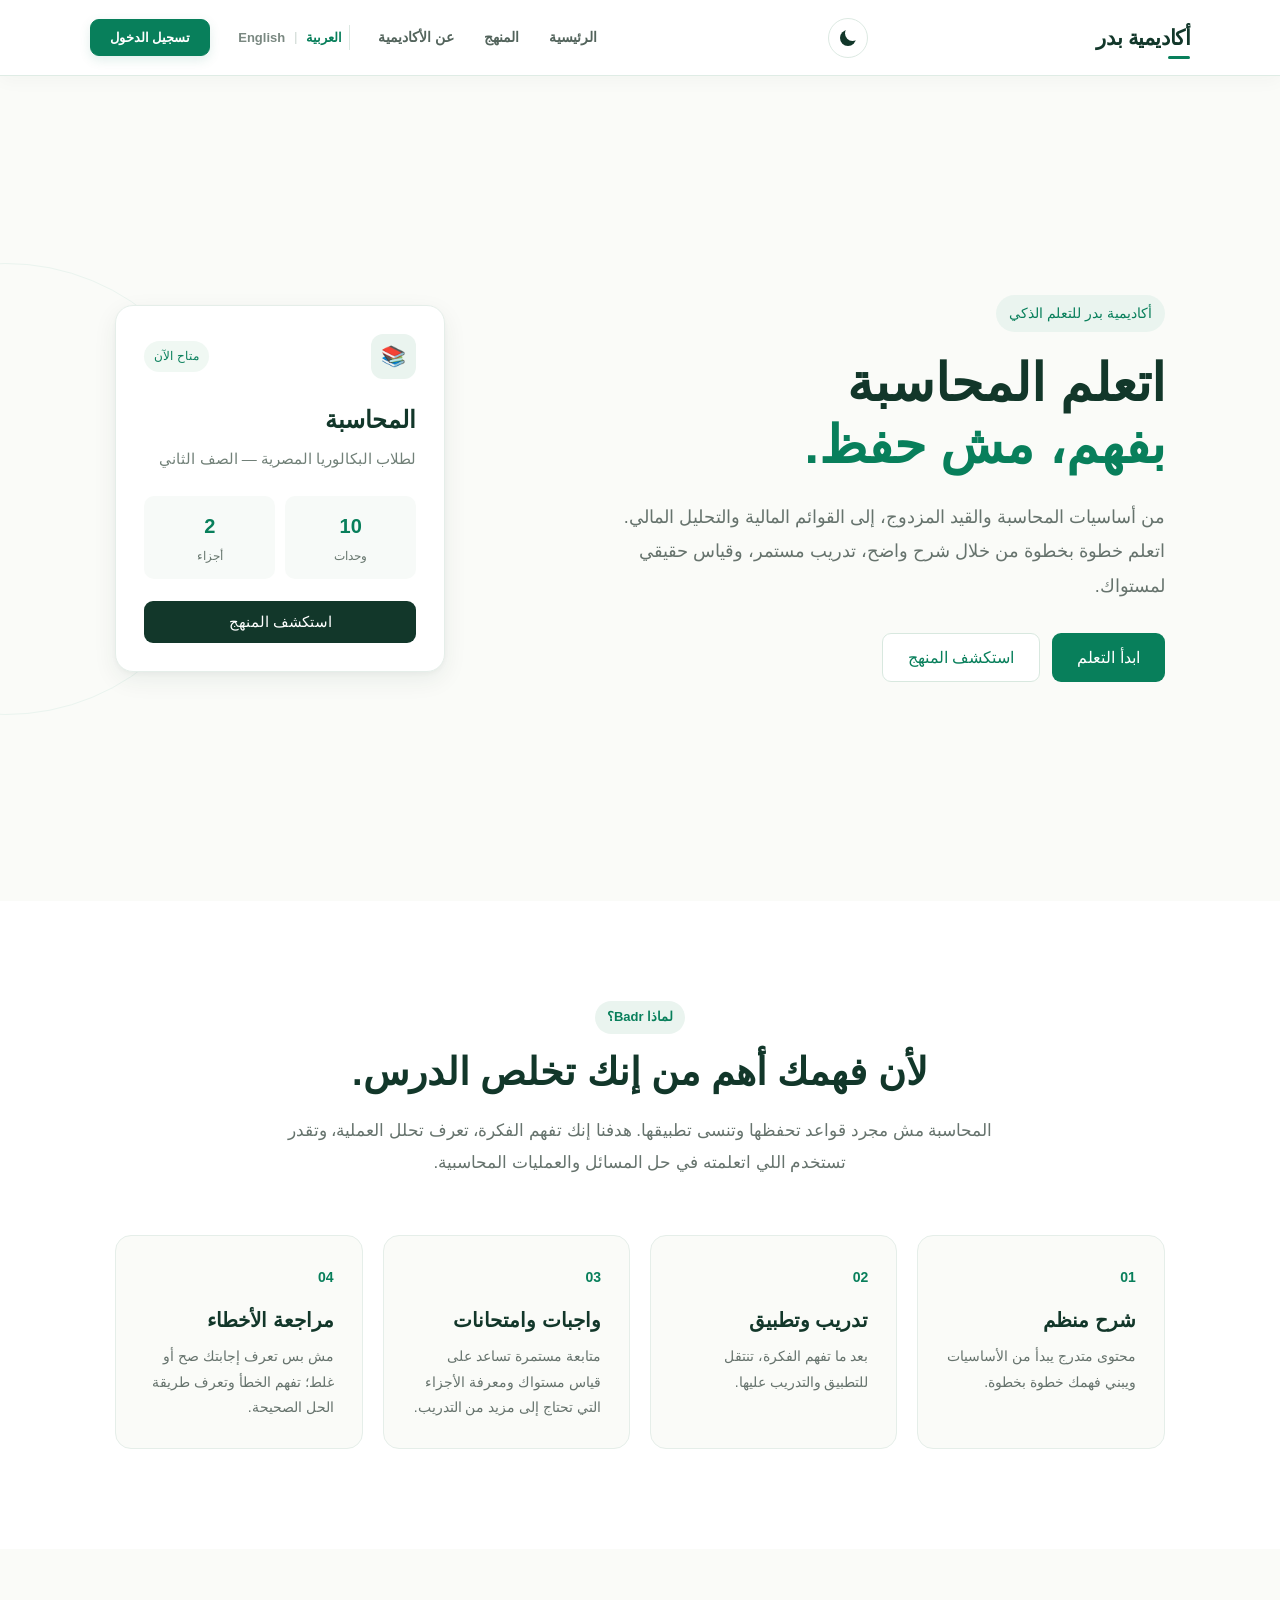
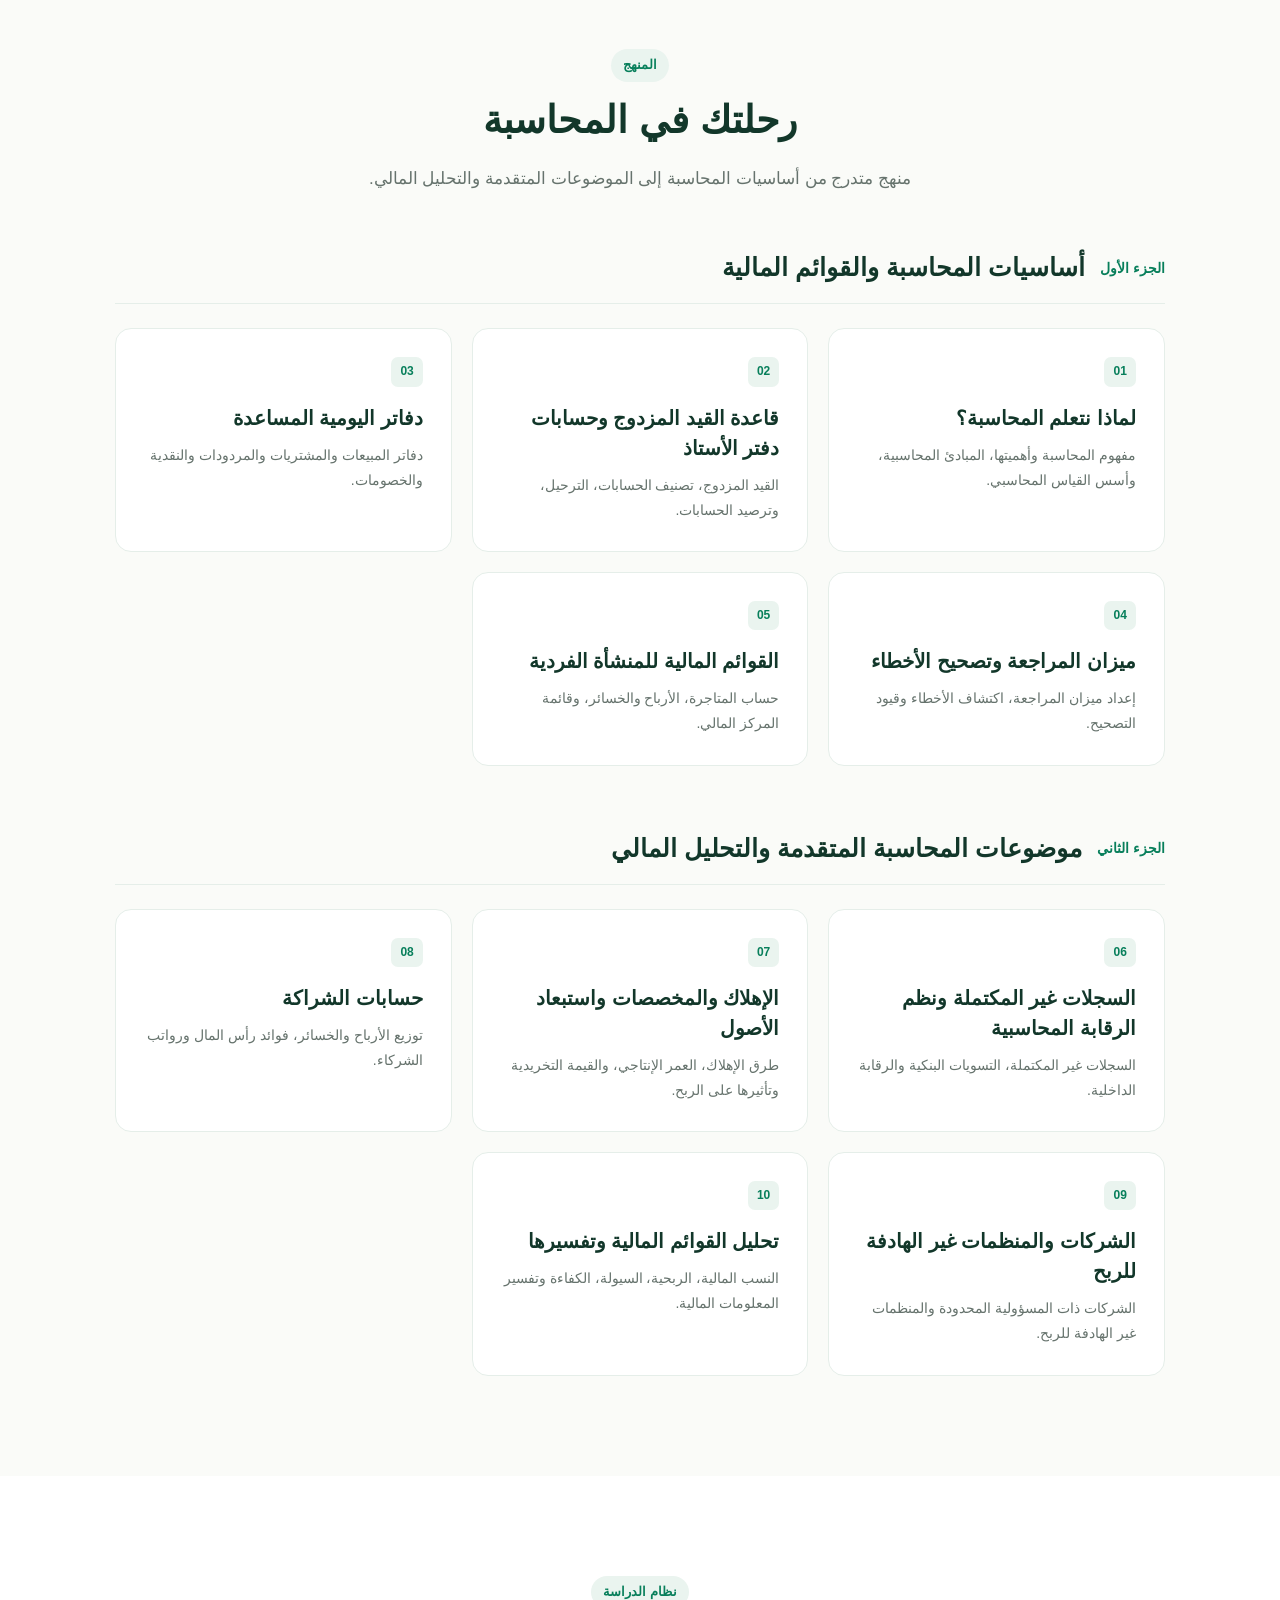
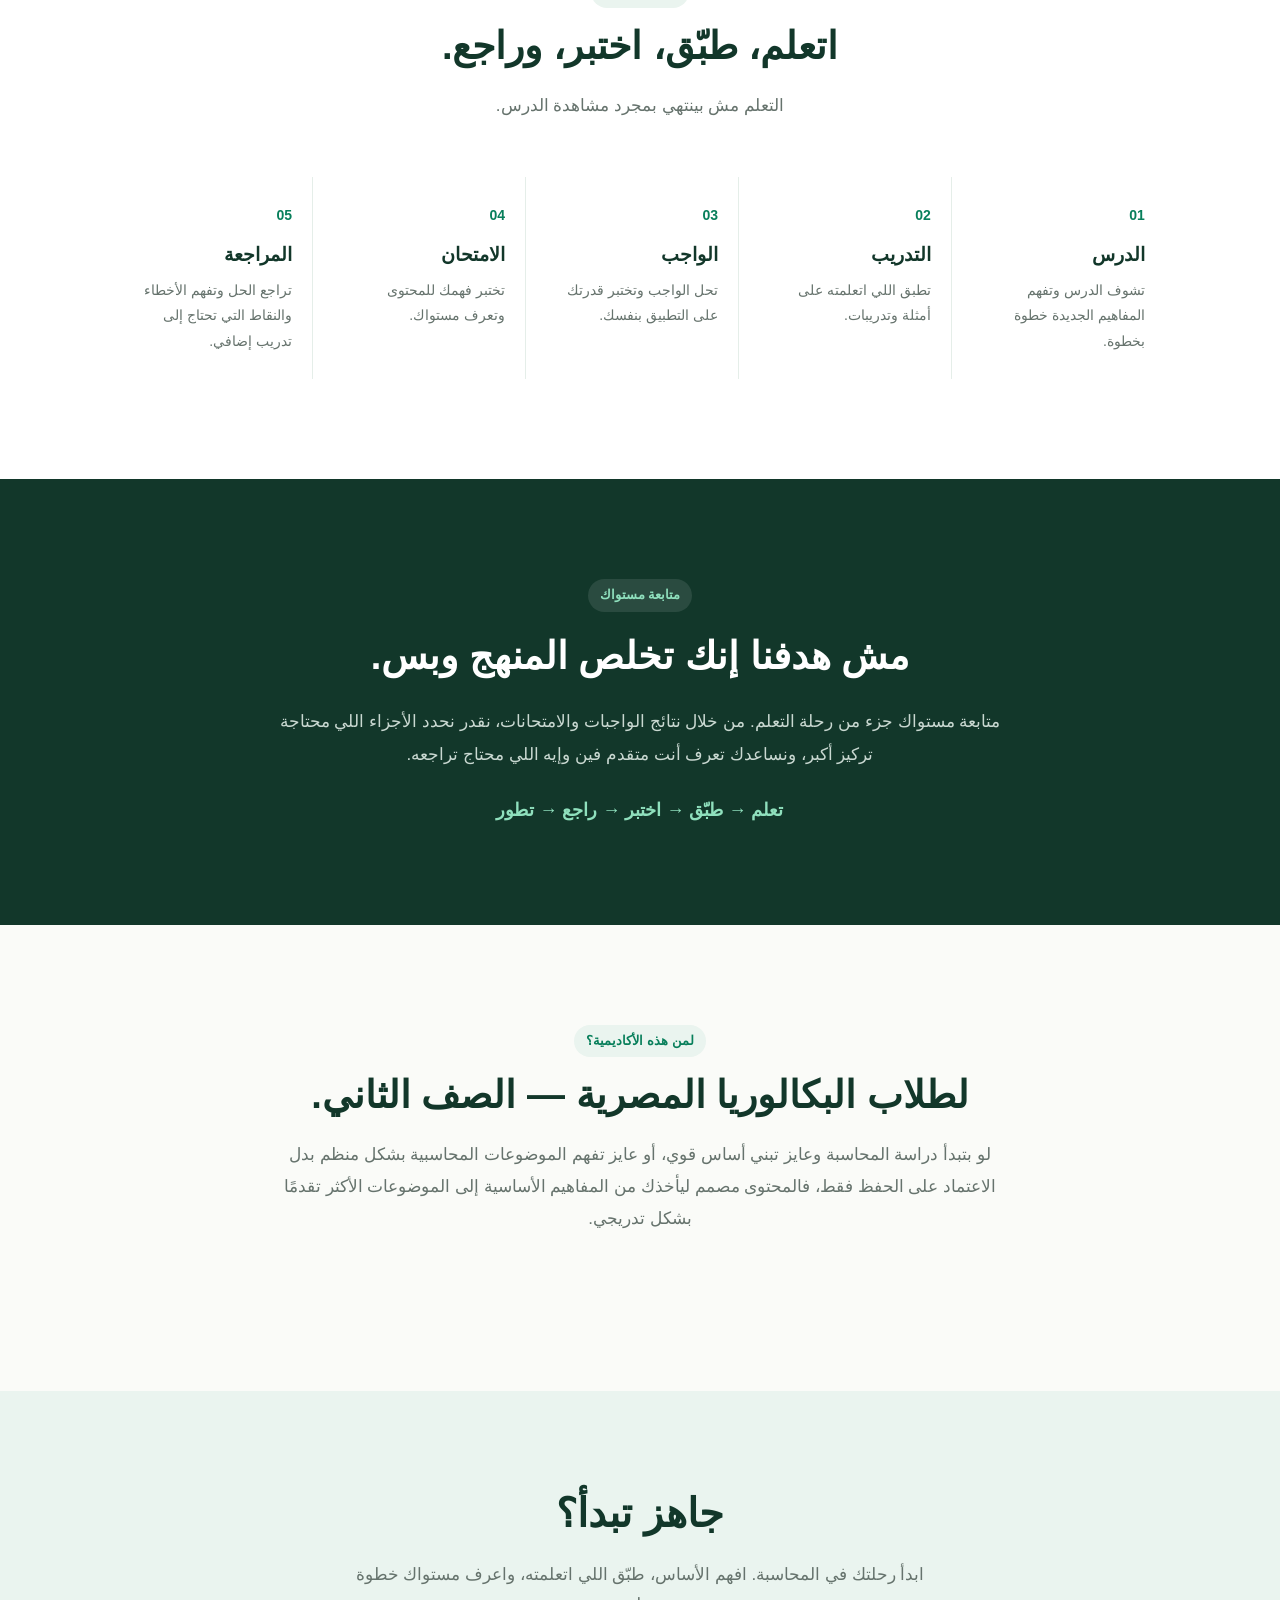
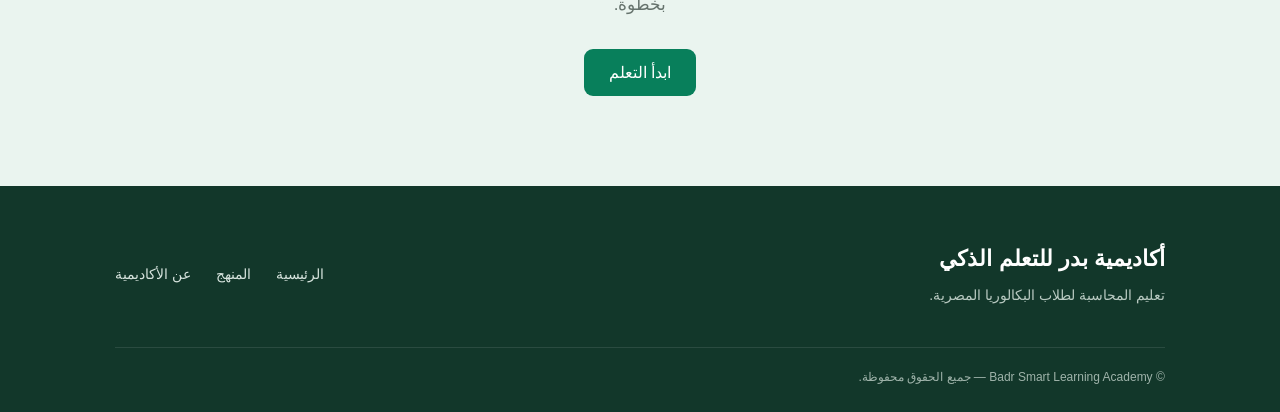
<file: index.html>
<!DOCTYPE html>
<html lang="ar" dir="rtl">

<head>

    <meta charset="UTF-8">

    <meta
        name="viewport"
        content="width=device-width, initial-scale=1.0"
    >

    <title>أكاديمية بدر للتعلم الذكي</title>

    <meta
        name="description"
        content="أكاديمية بدر للتعلم الذكي - تعلم المحاسبة لطلاب البكالوريا المصرية."
    >

    <link
        rel="stylesheet"
        href="css/style.css"
    >

</head>


<body>


    <!-- ================================= -->
    <!-- HEADER -->
    <!-- ================================= -->

    <header>

        <div class="logo">
            أكاديمية بدر
        </div>


        <!-- ================================= -->
        <!-- HEADER ACTIONS -->
        <!-- ================================= -->

        <div class="mobile-header-actions">

            <!-- DARK MODE -->

            <button
                class="theme-toggle"
                id="theme-toggle"
                aria-label="تفعيل الوضع الداكن"
                type="button"
            >
                <span class="theme-icon theme-sun"></span>
                <span class="theme-icon theme-moon"></span>
            </button>


            <!-- MOBILE MENU -->

            <button
                class="mobile-menu-button"
                id="mobile-menu-button"
                type="button"
                aria-label="فتح القائمة"
                aria-expanded="false"
            >
                <span></span>
                <span></span>
                <span></span>
            </button>

        </div>


        <!-- ================================= -->
        <!-- NAVIGATION -->
        <!-- ================================= -->

        <nav id="main-nav">

            <a
                href="#home"
                id="nav-home"
            >
                الرئيسية
            </a>


            <a
                href="#curriculum"
                id="nav-curriculum"
            >
                المنهج
            </a>


            <a
                href="#about"
                id="nav-about"
            >
                عن الأكاديمية
            </a>


            <!-- LANGUAGE -->

            <div class="language-switcher">

                <button
                    class="language-active"
                    type="button"
                >
                    العربية
                </button>

                <span>|</span>

                <button
                    type="button"
                >
                    English
                </button>

            </div>


            <!-- LOGIN -->

            <button
                class="login-button"
                id="navbar-login"
                type="button"
            >
                تسجيل الدخول
            </button>

        </nav>

    </header>



    <main>


        <!-- ================================= -->
        <!-- HERO -->
        <!-- ================================= -->

        <section
            class="hero"
            id="home"
        >

            <div class="hero-content">

                <span class="hero-label">
                    أكاديمية بدر للتعلم الذكي
                </span>


                <h1>
                    اتعلم المحاسبة
                    <br>
                    <span>بفهم، مش حفظ.</span>
                </h1>


                <p>
                    من أساسيات المحاسبة والقيد المزدوج،
                    إلى القوائم المالية والتحليل المالي.
                    اتعلم خطوة بخطوة من خلال شرح واضح،
                    تدريب مستمر، وقياس حقيقي لمستواك.
                </p>


                <div class="hero-actions">

                    <button
                        class="primary-button start-learning-button"
                        type="button"
                    >
                        ابدأ التعلم
                    </button>


                    <button
                        class="secondary-button"
                        id="explore-curriculum"
                        type="button"
                    >
                        استكشف المنهج
                    </button>

                </div>

            </div>



            <div class="hero-card">

                <div class="card-top">

                    <span class="card-icon">
                        📚
                    </span>

                    <span class="card-status">
                        متاح الآن
                    </span>

                </div>


                <h3>
                    المحاسبة
                </h3>


                <p>
                    لطلاب البكالوريا المصرية
                    — الصف الثاني
                </p>


                <div class="course-info">

                    <div>

                        <strong>
                            10
                        </strong>

                        <span>
                            وحدات
                        </span>

                    </div>


                    <div>

                        <strong>
                            2
                        </strong>

                        <span>
                            أجزاء
                        </span>

                    </div>

                </div>


                <button
                    class="card-button"
                    id="explore-curriculum-card"
                    type="button"
                >
                    استكشف المنهج
                </button>

            </div>

        </section>



        <!-- ================================= -->
        <!-- WHY BADR -->
        <!-- ================================= -->

        <section
            class="why-badr"
            id="about"
        >

            <div class="section-heading reveal">

                <span class="section-label">
                    لماذا Badr؟
                </span>


                <h2>
                    لأن فهمك أهم من إنك تخلص الدرس.
                </h2>


                <p>
                    المحاسبة مش مجرد قواعد تحفظها وتنسى تطبيقها.
                    هدفنا إنك تفهم الفكرة، تعرف تحلل العملية،
                    وتقدر تستخدم اللي اتعلمته في حل المسائل
                    والعمليات المحاسبية.
                </p>

            </div>


            <div class="features">


                <article class="feature-card reveal reveal-delay-1">

                    <span class="feature-number">
                        01
                    </span>

                    <h3>
                        شرح منظم
                    </h3>

                    <p>
                        محتوى متدرج يبدأ من الأساسيات
                        ويبني فهمك خطوة بخطوة.
                    </p>

                </article>



                <article class="feature-card reveal reveal-delay-2">

                    <span class="feature-number">
                        02
                    </span>

                    <h3>
                        تدريب وتطبيق
                    </h3>

                    <p>
                        بعد ما تفهم الفكرة، تنتقل للتطبيق
                        والتدريب عليها.
                    </p>

                </article>



                <article class="feature-card reveal reveal-delay-3">

                    <span class="feature-number">
                        03
                    </span>

                    <h3>
                        واجبات وامتحانات
                    </h3>

                    <p>
                        متابعة مستمرة تساعد على قياس مستواك
                        ومعرفة الأجزاء التي تحتاج إلى مزيد من التدريب.
                    </p>

                </article>



                <article class="feature-card reveal">

                    <span class="feature-number">
                        04
                    </span>

                    <h3>
                        مراجعة الأخطاء
                    </h3>

                    <p>
                        مش بس تعرف إجابتك صح أو غلط؛
                        تفهم الخطأ وتعرف طريقة الحل الصحيحة.
                    </p>

                </article>

            </div>

        </section>



        <!-- ================================= -->
        <!-- CURRICULUM -->
        <!-- ================================= -->

        <section
            class="curriculum"
            id="curriculum"
        >

            <div class="section-heading reveal">

                <span class="section-label">
                    المنهج
                </span>

                <h2>
                    رحلتك في المحاسبة
                </h2>

                <p>
                    منهج متدرج من أساسيات المحاسبة
                    إلى الموضوعات المتقدمة والتحليل المالي.
                </p>

            </div>



            <div class="curriculum-part reveal">

                <div class="part-heading">

                    <span>
                        الجزء الأول
                    </span>

                    <h3>
                        أساسيات المحاسبة والقوائم المالية
                    </h3>

                </div>


                <div class="units-grid">


                    <article class="unit-card reveal reveal-delay-1">

                        <span class="unit-number">
                            01
                        </span>

                        <h3>
                            لماذا نتعلم المحاسبة؟
                        </h3>

                        <p>
                            مفهوم المحاسبة وأهميتها،
                            المبادئ المحاسبية، وأسس القياس المحاسبي.
                        </p>

                    </article>



                    <article class="unit-card reveal reveal-delay-2">

                        <span class="unit-number">
                            02
                        </span>

                        <h3>
                            قاعدة القيد المزدوج وحسابات دفتر الأستاذ
                        </h3>

                        <p>
                            القيد المزدوج، تصنيف الحسابات،
                            الترحيل، وترصيد الحسابات.
                        </p>

                    </article>



                    <article class="unit-card reveal reveal-delay-3">

                        <span class="unit-number">
                            03
                        </span>

                        <h3>
                            دفاتر اليومية المساعدة
                        </h3>

                        <p>
                            دفاتر المبيعات والمشتريات والمردودات
                            والنقدية والخصومات.
                        </p>

                    </article>



                    <article class="unit-card reveal">

                        <span class="unit-number">
                            04
                        </span>

                        <h3>
                            ميزان المراجعة وتصحيح الأخطاء
                        </h3>

                        <p>
                            إعداد ميزان المراجعة،
                            اكتشاف الأخطاء وقيود التصحيح.
                        </p>

                    </article>



                    <article class="unit-card reveal">

                        <span class="unit-number">
                            05
                        </span>

                        <h3>
                            القوائم المالية للمنشأة الفردية
                        </h3>

                        <p>
                            حساب المتاجرة، الأرباح والخسائر،
                            وقائمة المركز المالي.
                        </p>

                    </article>

                </div>

            </div>



            <div class="curriculum-part reveal">

                <div class="part-heading">

                    <span>
                        الجزء الثاني
                    </span>

                    <h3>
                        موضوعات المحاسبة المتقدمة والتحليل المالي
                    </h3>

                </div>



                <div class="units-grid">


                    <article class="unit-card reveal reveal-delay-1">

                        <span class="unit-number">
                            06
                        </span>

                        <h3>
                            السجلات غير المكتملة ونظم الرقابة المحاسبية
                        </h3>

                        <p>
                            السجلات غير المكتملة،
                            التسويات البنكية والرقابة الداخلية.
                        </p>

                    </article>



                    <article class="unit-card reveal reveal-delay-2">

                        <span class="unit-number">
                            07
                        </span>

                        <h3>
                            الإهلاك والمخصصات واستبعاد الأصول
                        </h3>

                        <p>
                            طرق الإهلاك، العمر الإنتاجي،
                            والقيمة التخريدية وتأثيرها على الربح.
                        </p>

                    </article>



                    <article class="unit-card reveal reveal-delay-3">

                        <span class="unit-number">
                            08
                        </span>

                        <h3>
                            حسابات الشراكة
                        </h3>

                        <p>
                            توزيع الأرباح والخسائر،
                            فوائد رأس المال ورواتب الشركاء.
                        </p>

                    </article>



                    <article class="unit-card reveal">

                        <span class="unit-number">
                            09
                        </span>

                        <h3>
                            الشركات والمنظمات غير الهادفة للربح
                        </h3>

                        <p>
                            الشركات ذات المسؤولية المحدودة
                            والمنظمات غير الهادفة للربح.
                        </p>

                    </article>



                    <article class="unit-card reveal">

                        <span class="unit-number">
                            10
                        </span>

                        <h3>
                            تحليل القوائم المالية وتفسيرها
                        </h3>

                        <p>
                            النسب المالية، الربحية، السيولة،
                            الكفاءة وتفسير المعلومات المالية.
                        </p>

                    </article>

                </div>

            </div>

        </section>



        <!-- ================================= -->
        <!-- STUDY SYSTEM -->
        <!-- ================================= -->

        <section class="study-system">

            <div class="section-heading reveal">

                <span class="section-label">
                    نظام الدراسة
                </span>

                <h2>
                    اتعلم، طبّق، اختبر، وراجع.
                </h2>

                <p>
                    التعلم مش بينتهي بمجرد مشاهدة الدرس.
                </p>

            </div>



            <div class="study-steps">


                <article class="study-step reveal reveal-delay-1">

                    <span>
                        01
                    </span>

                    <h3>
                        الدرس
                    </h3>

                    <p>
                        تشوف الدرس وتفهم المفاهيم الجديدة
                        خطوة بخطوة.
                    </p>

                </article>



                <article class="study-step reveal reveal-delay-2">

                    <span>
                        02
                    </span>

                    <h3>
                        التدريب
                    </h3>

                    <p>
                        تطبق اللي اتعلمته على أمثلة وتدريبات.
                    </p>

                </article>



                <article class="study-step reveal reveal-delay-3">

                    <span>
                        03
                    </span>

                    <h3>
                        الواجب
                    </h3>

                    <p>
                        تحل الواجب وتختبر قدرتك
                        على التطبيق بنفسك.
                    </p>

                </article>



                <article class="study-step reveal">

                    <span>
                        04
                    </span>

                    <h3>
                        الامتحان
                    </h3>

                    <p>
                        تختبر فهمك للمحتوى وتعرف مستواك.
                    </p>

                </article>



                <article class="study-step reveal">

                    <span>
                        05
                    </span>

                    <h3>
                        المراجعة
                    </h3>

                    <p>
                        تراجع الحل وتفهم الأخطاء
                        والنقاط التي تحتاج إلى تدريب إضافي.
                    </p>

                </article>

            </div>

        </section>



        <!-- ================================= -->
        <!-- PROGRESS -->
        <!-- ================================= -->

        <section class="progress-section">

            <div class="progress-content reveal">

                <span class="section-label">
                    متابعة مستواك
                </span>

                <h2>
                    مش هدفنا إنك تخلص المنهج وبس.
                </h2>

                <p>
                    متابعة مستواك جزء من رحلة التعلم.
                    من خلال نتائج الواجبات والامتحانات،
                    نقدر نحدد الأجزاء اللي محتاجة تركيز أكبر،
                    ونساعدك تعرف أنت متقدم فين وإيه اللي محتاج تراجعه.
                </p>

                <strong>
                    تعلم → طبّق → اختبر → راجع → تطور
                </strong>

            </div>

        </section>



        <!-- ================================= -->
        <!-- WHO IS IT FOR -->
        <!-- ================================= -->

        <section class="students-section">

            <div class="section-heading reveal">

                <span class="section-label">
                    لمن هذه الأكاديمية؟
                </span>

                <h2>
                    لطلاب البكالوريا المصرية — الصف الثاني.
                </h2>

                <p>
                    لو بتبدأ دراسة المحاسبة وعايز تبني أساس قوي،
                    أو عايز تفهم الموضوعات المحاسبية بشكل منظم
                    بدل الاعتماد على الحفظ فقط، فالمحتوى مصمم
                    ليأخذك من المفاهيم الأساسية إلى الموضوعات
                    الأكثر تقدمًا بشكل تدريجي.
                </p>

            </div>

        </section>



        <!-- ================================= -->
        <!-- CTA -->
        <!-- ================================= -->

        <section class="final-cta reveal">

            <h2>
                جاهز تبدأ؟
            </h2>

            <p>
                ابدأ رحلتك في المحاسبة.
                افهم الأساس، طبّق اللي اتعلمته،
                واعرف مستواك خطوة بخطوة.
            </p>

            <button
                class="primary-button start-learning-button"
                type="button"
            >
                ابدأ التعلم
            </button>

        </section>


    </main>



    <!-- ================================= -->
    <!-- FOOTER -->
    <!-- ================================= -->

    <footer>

        <div class="footer-brand">

            <h3>
                أكاديمية بدر للتعلم الذكي
            </h3>

            <p>
                تعليم المحاسبة لطلاب البكالوريا المصرية.
            </p>

        </div>


        <div class="footer-links">

            <a href="#home">
                الرئيسية
            </a>

            <a href="#curriculum">
                المنهج
            </a>

            <a href="#about">
                عن الأكاديمية
            </a>

        </div>


        <div class="footer-bottom">

            <p>
                © Badr Smart Learning Academy — جميع الحقوق محفوظة.
            </p>

        </div>

    </footer>



    <!-- ================================= -->
    <!-- LOGIN MODAL -->
    <!-- ================================= -->

    <div
        class="auth-modal"
        id="auth-modal"
    >

        <div
            class="auth-overlay"
            id="auth-overlay"
        ></div>


        <div class="auth-card">

            <button
                class="auth-close"
                id="auth-close"
                type="button"
            >
                ×
            </button>


            <span class="section-label">
                أكاديمية بدر
            </span>


            <h2>
                ابدأ رحلتك في المحاسبة
            </h2>


            <p>
                سجل دخولك للوصول إلى دروسك وواجباتك ونتائجك.
            </p>


            <form id="login-form">

                <label for="student-email">
                    البريد الإلكتروني
                </label>


                <input
                    type="email"
                    id="student-email"
                    placeholder="أدخل بريدك الإلكتروني"
                    required
                >


                <label for="student-password">
                    كلمة المرور
                </label>


                <input
                    type="password"
                    id="student-password"
                    placeholder="أدخل كلمة المرور"
                    required
                >


                <button
                    type="submit"
                    class="primary-button auth-submit"
                >
                    تسجيل الدخول
                </button>

            </form>


            <p class="auth-note">
                ليس لديك حساب؟ سيتم فتح التسجيل قريبًا.
            </p>

        </div>

    </div>



    <!-- JAVASCRIPT -->

    <script src="js/app.js"></script>

</body>

</html>
</file>
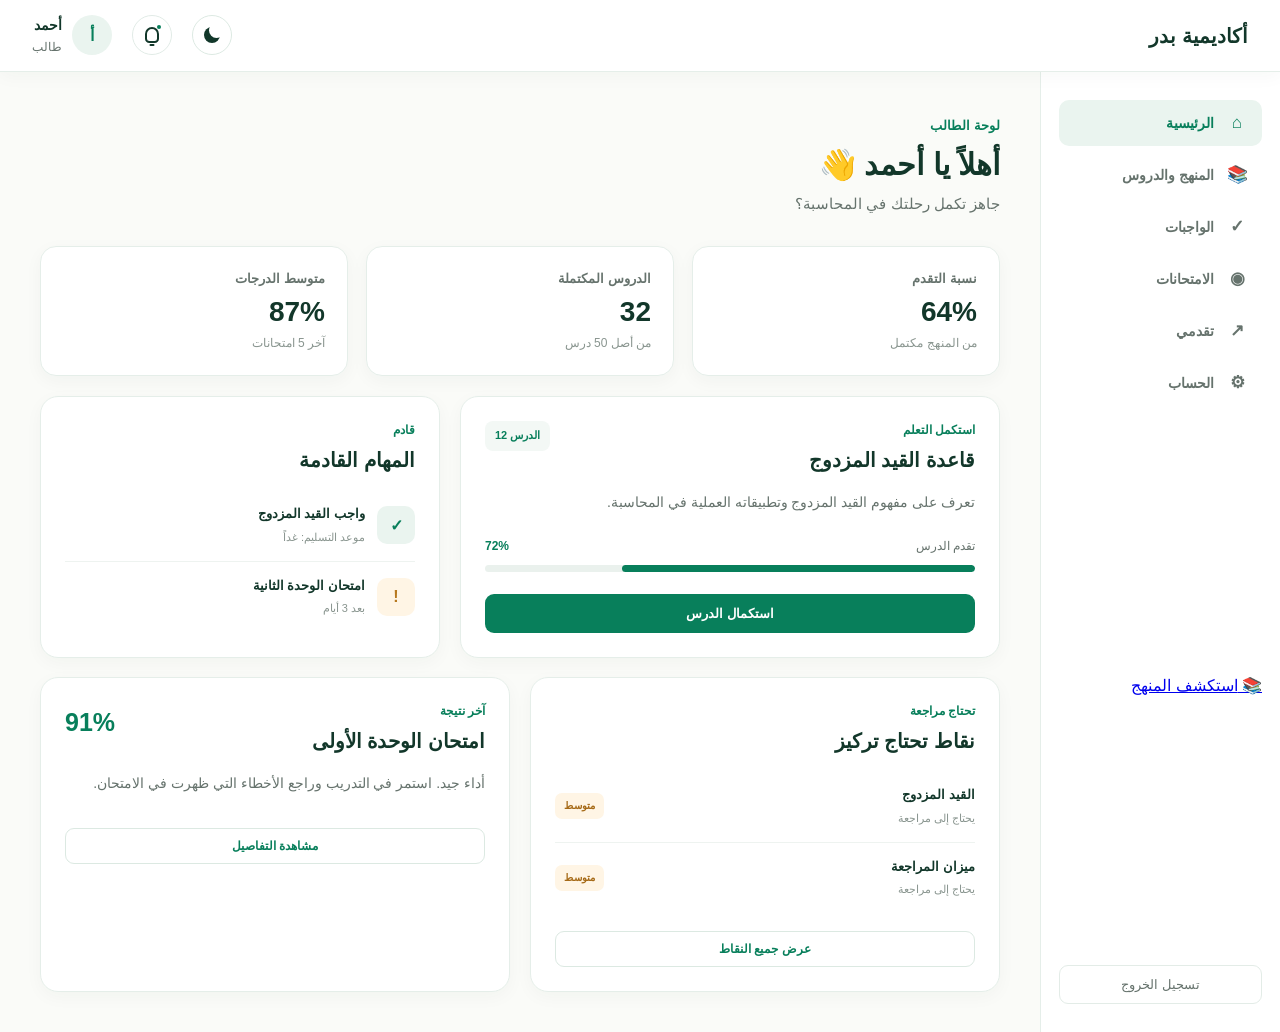
<file: dashboard.html>
<!DOCTYPE html>
<html lang="ar" dir="rtl">

<head>
    <meta charset="UTF-8">

    <meta
        name="viewport"
        content="width=device-width, initial-scale=1.0"
    >

    <title>لوحة الطالب | أكاديمية بدر</title>

    <link
        rel="stylesheet"
        href="css/style.css"
    >
</head>

<body>

    <!-- =========================
         DASHBOARD HEADER
    ========================== -->

    <header class="dashboard-header">

        <div class="dashboard-logo">
            أكاديمية بدر
        </div>

        <div class="dashboard-header-actions">

            <button
                class="theme-toggle"
                id="theme-toggle"
                aria-label="تفعيل الوضع الداكن"
                type="button"
            >
                <span class="theme-icon theme-sun"></span>
                <span class="theme-icon theme-moon"></span>
            </button>

            <button
                class="dashboard-notification"
                type="button"
                aria-label="الإشعارات"
            >
                <span class="notification-icon"></span>
            </button>

            <div class="student-mini-profile">

                <div class="student-avatar">
                    أ
                </div>

                <div class="student-mini-info">
                    <strong>أحمد</strong>
                    <span>طالب</span>
                </div>

            </div>

        </div>

    </header>


    <!-- =========================
         DASHBOARD LAYOUT
    ========================== -->

    <main class="dashboard-layout">


        <!-- =========================
             SIDEBAR
        ========================== -->

        <aside class="dashboard-sidebar">

            <nav class="dashboard-nav">

                <!-- الرئيسية -->

                <a
                    href="#"
                    class="dashboard-nav-link active"
                >
                    <span class="nav-icon">⌂</span>
                    <span>الرئيسية</span>
                </a>


                <!-- المنهج والدروس -->

                <a
                    href="lessons.html"
                    class="dashboard-nav-link"
                >
                    <span class="nav-icon">📚</span>
                    <span>المنهج والدروس</span>
                </a>


                <!-- الواجبات -->

                <a
                    href="#"
                    class="dashboard-nav-link"
                >
                    <span class="nav-icon">✓</span>
                    <span>الواجبات</span>
                </a>


                <!-- الامتحانات -->

                <a
                    href="#"
                    class="dashboard-nav-link"
                >
                    <span class="nav-icon">◉</span>
                    <span>الامتحانات</span>
                </a>


                <!-- التقدم -->

                <a
                    href="#"
                    class="dashboard-nav-link"
                >
                    <span class="nav-icon">↗</span>
                    <span>تقدمي</span>
                </a>


                <!-- الحساب -->

                <a
                    href="#"
                    class="dashboard-nav-link"
                >
                    <span class="nav-icon">⚙</span>
                    <span>الحساب</span>
                </a>

            </nav>


            <!-- =========================
                 CURRICULUM BUTTON
            ========================== -->

            <a
                href="lessons.html"
                class="dashboard-curriculum-button"
            >
                <span class="curriculum-button-icon">📚</span>

                <span>
                    استكشف المنهج
                </span>
            </a>


            <!-- =========================
                 SIDEBAR BOTTOM
            ========================== -->

            <div class="sidebar-bottom">

                <button
                    class="sidebar-logout"
                    type="button"
                >
                    تسجيل الخروج
                </button>

            </div>

        </aside>


        <!-- =========================
             MAIN CONTENT
        ========================== -->

        <section class="dashboard-content">


            <!-- =========================
                 WELCOME
            ========================== -->

            <section class="dashboard-welcome">

                <div>

                    <span class="dashboard-label">
                        لوحة الطالب
                    </span>

                    <h1>
                        أهلاً يا أحمد 👋
                    </h1>

                    <p>
                        جاهز تكمل رحلتك في المحاسبة؟
                    </p>

                </div>

            </section>


            <!-- =========================
                 STATS
            ========================== -->

            <section class="dashboard-stats">

                <article class="dashboard-stat-card">

                    <span class="stat-title">
                        نسبة التقدم
                    </span>

                    <strong class="stat-value">
                        64%
                    </strong>

                    <span class="stat-description">
                        من المنهج مكتمل
                    </span>

                </article>


                <article class="dashboard-stat-card">

                    <span class="stat-title">
                        الدروس المكتملة
                    </span>

                    <strong class="stat-value">
                        32
                    </strong>

                    <span class="stat-description">
                        من أصل 50 درس
                    </span>

                </article>


                <article class="dashboard-stat-card">

                    <span class="stat-title">
                        متوسط الدرجات
                    </span>

                    <strong class="stat-value">
                        87%
                    </strong>

                    <span class="stat-description">
                        آخر 5 امتحانات
                    </span>

                </article>

            </section>


            <!-- =========================
                 PROGRESS
            ========================== -->

            <section class="dashboard-main-grid">


                <!-- CONTINUE LESSON -->

                <article class="dashboard-card continue-card">

                    <div class="dashboard-card-header">

                        <div>

                            <span class="card-label">
                                استكمل التعلم
                            </span>

                            <h2>
                                قاعدة القيد المزدوج
                            </h2>

                        </div>

                        <span class="lesson-number">
                            الدرس 12
                        </span>

                    </div>


                    <p>
                        تعرف على مفهوم القيد المزدوج
                        وتطبيقاته العملية في المحاسبة.
                    </p>


                    <div class="lesson-progress">

                        <div class="progress-info">

                            <span>
                                تقدم الدرس
                            </span>

                            <strong>
                                72%
                            </strong>

                        </div>

                        <div class="progress-bar">

                            <div
                                class="progress-fill"
                                style="width: 72%;"
                            ></div>

                        </div>

                    </div>


                    <button
                        class="dashboard-primary-button"
                        type="button"
                    >
                        استكمال الدرس
                    </button>

                </article>


                <!-- UPCOMING -->

                <article class="dashboard-card upcoming-card">

                    <div class="dashboard-card-header">

                        <div>

                            <span class="card-label">
                                قادم
                            </span>

                            <h2>
                                المهام القادمة
                            </h2>

                        </div>

                    </div>


                    <div class="upcoming-item">

                        <div class="upcoming-icon homework-icon">
                            ✓
                        </div>

                        <div class="upcoming-info">

                            <strong>
                                واجب القيد المزدوج
                            </strong>

                            <span>
                                موعد التسليم: غداً
                            </span>

                        </div>

                    </div>


                    <div class="upcoming-item">

                        <div class="upcoming-icon exam-icon">
                            !
                        </div>

                        <div class="upcoming-info">

                            <strong>
                                امتحان الوحدة الثانية
                            </strong>

                            <span>
                                بعد 3 أيام
                            </span>

                        </div>

                    </div>

                </article>

            </section>


            <!-- =========================
                 LOWER GRID
            ========================== -->

            <section class="dashboard-lower-grid">


                <!-- WEAK TOPICS -->

                <article class="dashboard-card">

                    <div class="dashboard-card-header">

                        <div>

                            <span class="card-label">
                                تحتاج مراجعة
                            </span>

                            <h2>
                                نقاط تحتاج تركيز
                            </h2>

                        </div>

                    </div>


                    <div class="weak-topic">

                        <div class="weak-topic-info">

                            <strong>
                                القيد المزدوج
                            </strong>

                            <span>
                                يحتاج إلى مراجعة
                            </span>

                        </div>

                        <span class="weak-topic-level">
                            متوسط
                        </span>

                    </div>


                    <div class="weak-topic">

                        <div class="weak-topic-info">

                            <strong>
                                ميزان المراجعة
                            </strong>

                            <span>
                                يحتاج إلى مراجعة
                            </span>

                        </div>

                        <span class="weak-topic-level">
                            متوسط
                        </span>

                    </div>


                    <button
                        class="dashboard-secondary-button"
                        type="button"
                    >
                        عرض جميع النقاط
                    </button>

                </article>


                <!-- LAST EXAM -->

                <article class="dashboard-card">

                    <div class="dashboard-card-header">

                        <div>

                            <span class="card-label">
                                آخر نتيجة
                            </span>

                            <h2>
                                امتحان الوحدة الأولى
                            </h2>

                        </div>

                        <strong class="exam-score">
                            91%
                        </strong>

                    </div>


                    <p class="exam-message">
                        أداء جيد. استمر في التدريب
                        وراجع الأخطاء التي ظهرت في الامتحان.
                    </p>


                    <button
                        class="dashboard-secondary-button"
                        type="button"
                    >
                        مشاهدة التفاصيل
                    </button>

                </article>

            </section>


        </section>

    </main>


    <script src="js/app.js"></script>

</body>

</html>
</file>
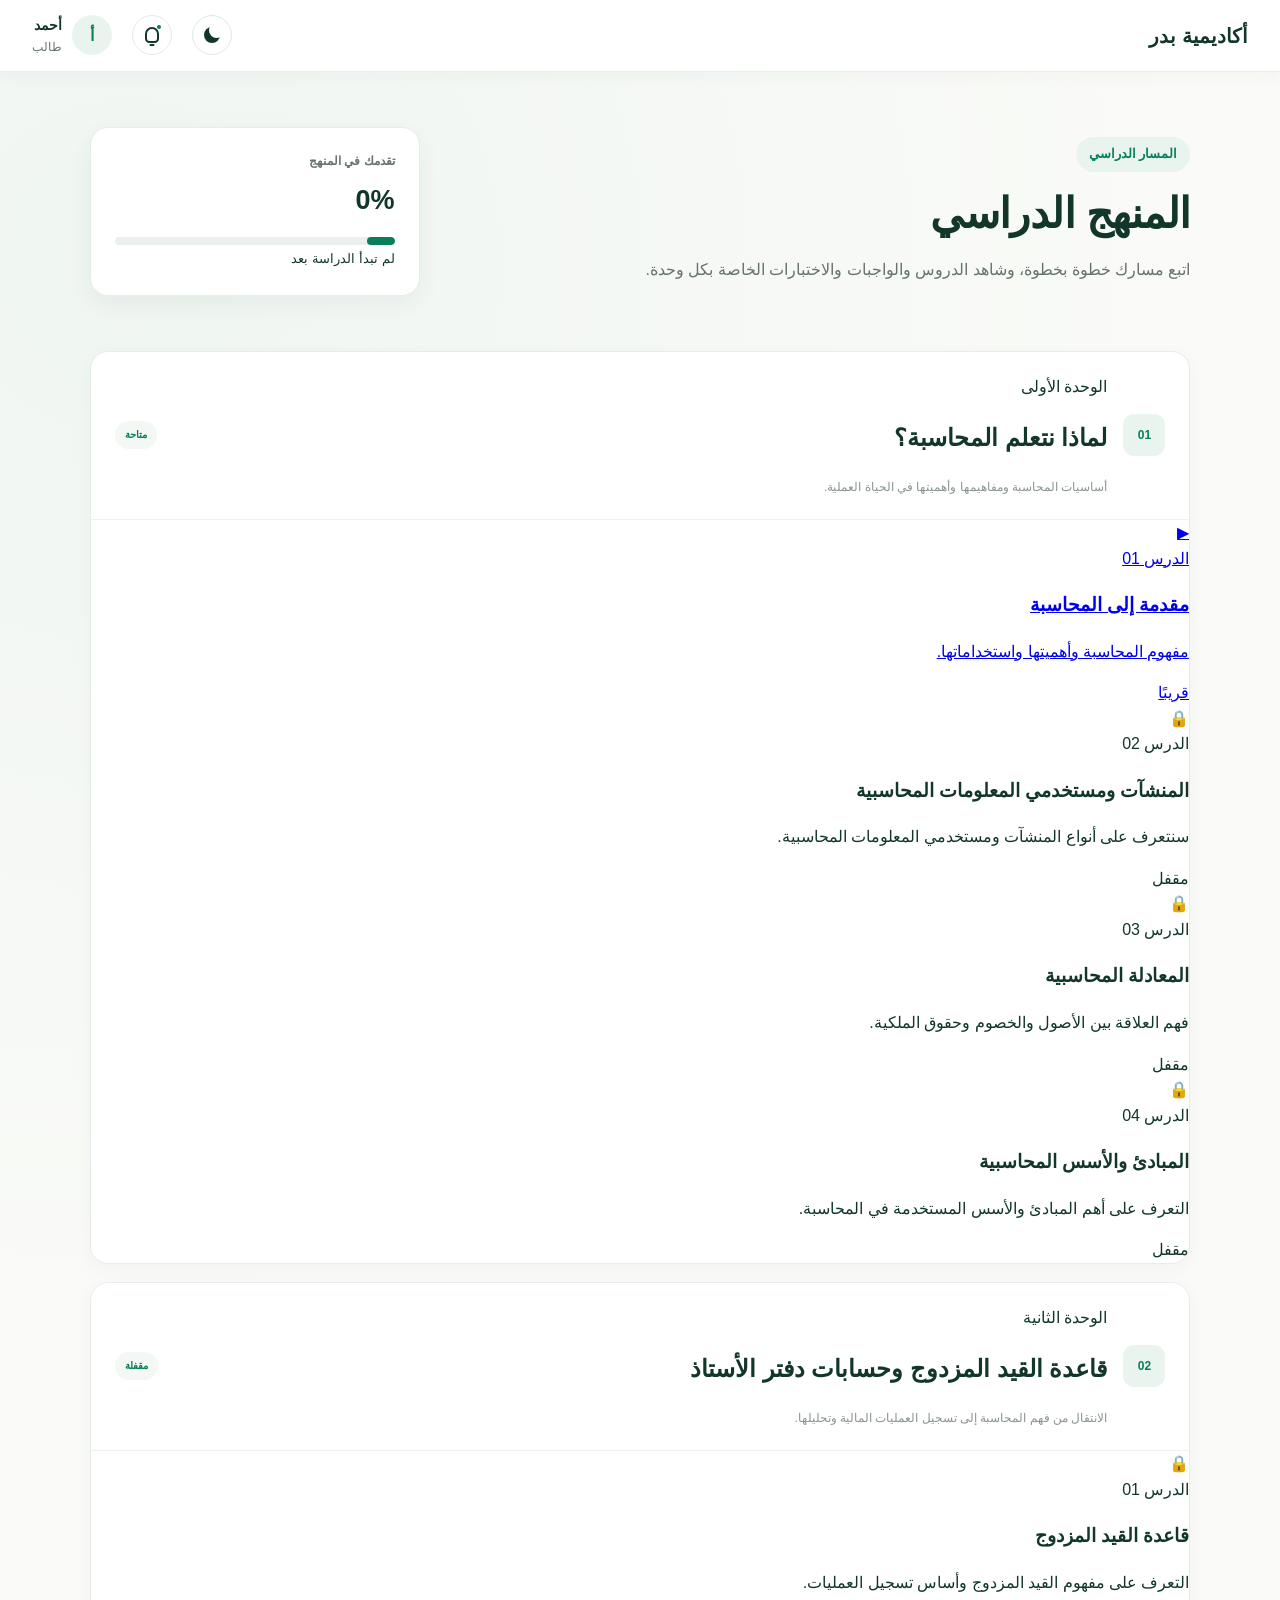
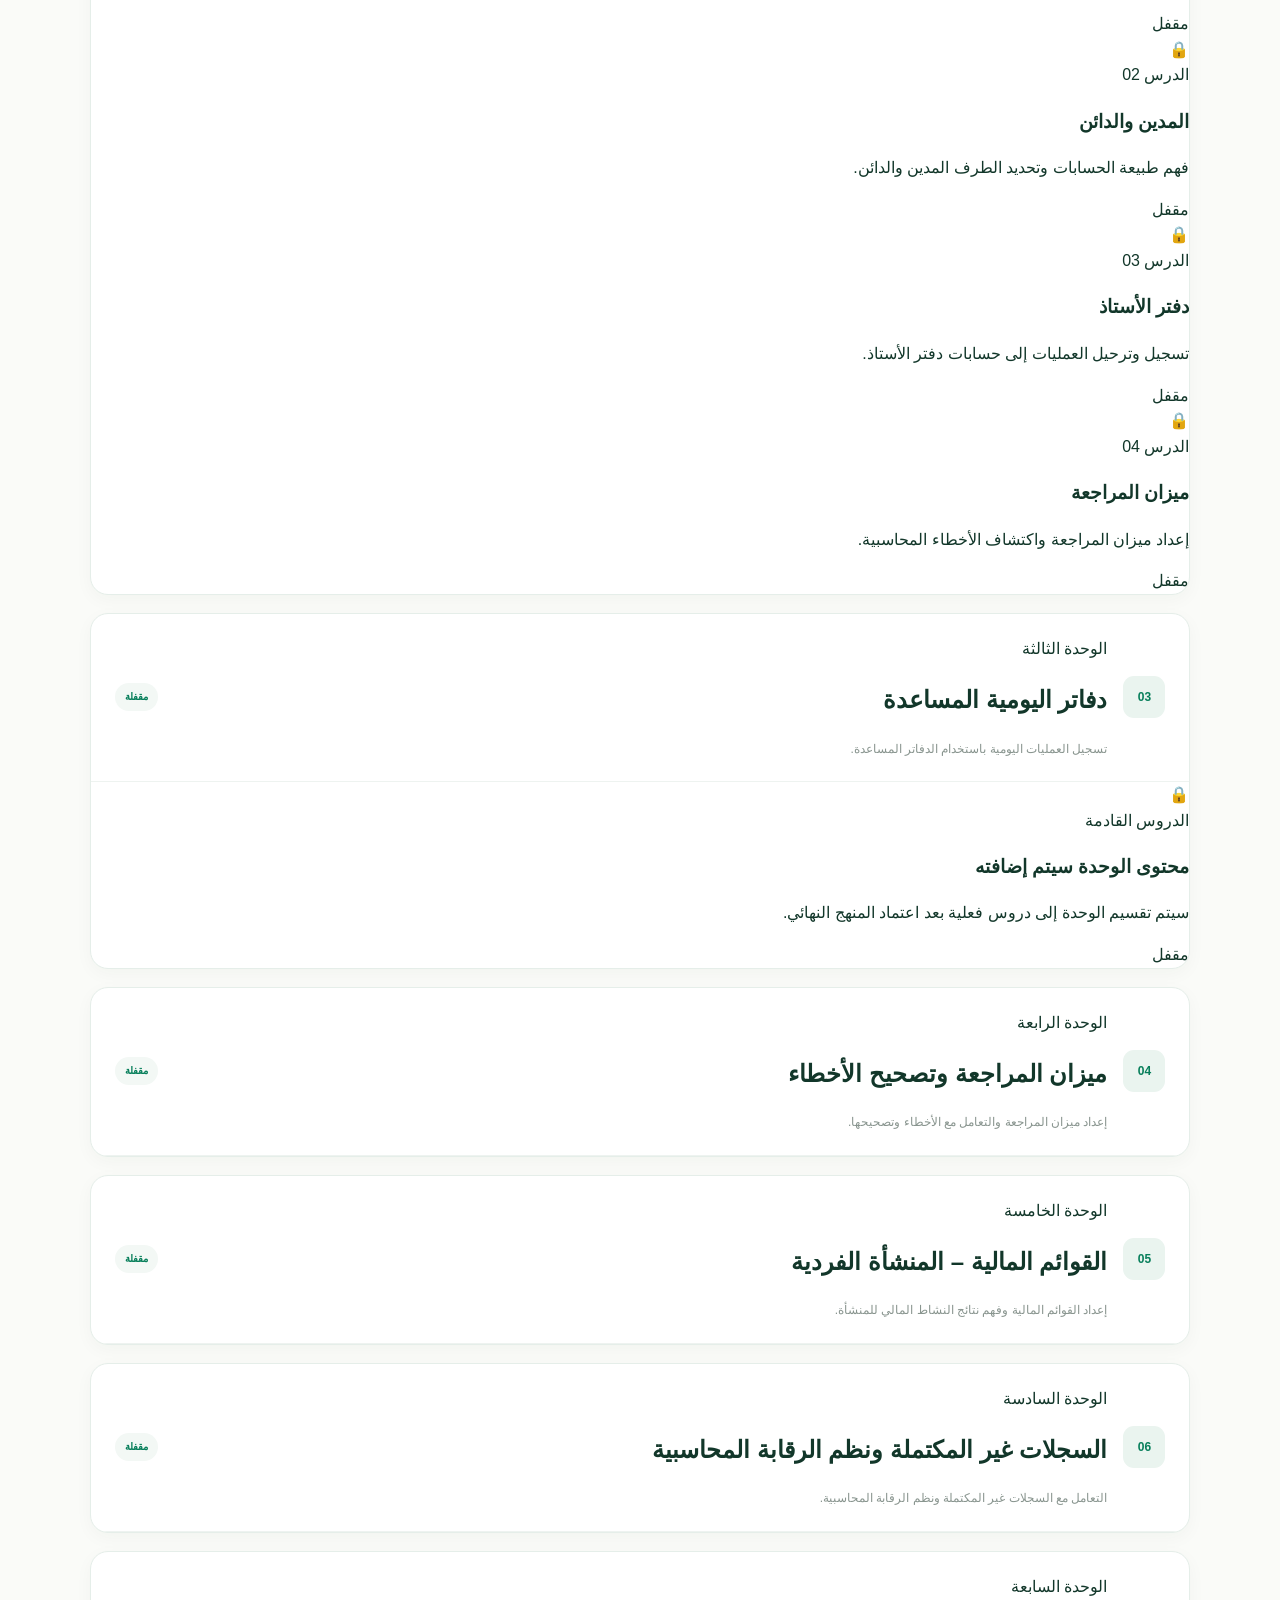
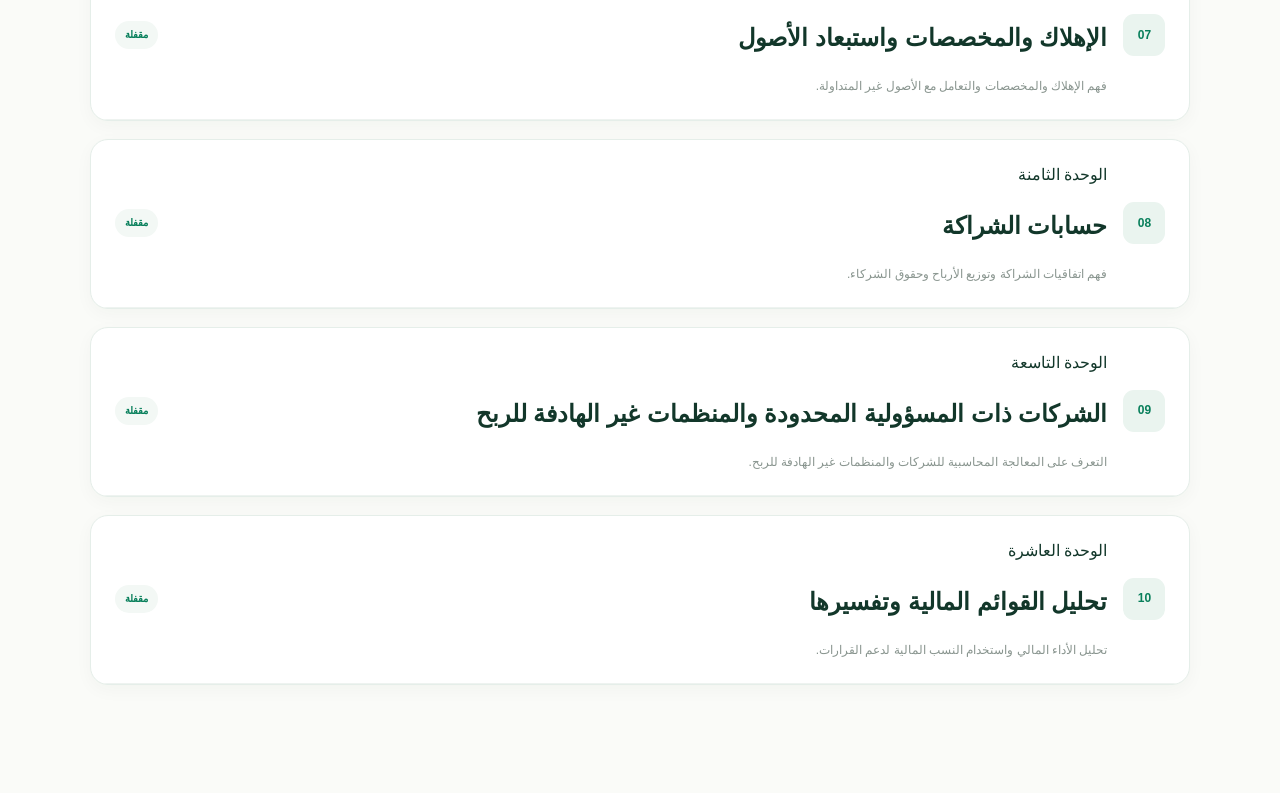
<file: lessons.html>
<!DOCTYPE html>
<html lang="ar" dir="rtl">

<head>
    <meta charset="UTF-8">

    <meta
        name="viewport"
        content="width=device-width, initial-scale=1.0"
    >

    <title>المنهج الدراسي | أكاديمية بدر</title>

    <link
        rel="stylesheet"
        href="css/style.css"
    >
</head>

<body>

    <!-- =========================================
         HEADER
    ========================================== -->

    <header class="dashboard-header">

        <div class="dashboard-logo">
            أكاديمية بدر
        </div>

        <div class="dashboard-header-actions">

            <button
                class="theme-toggle"
                id="theme-toggle"
                aria-label="تفعيل الوضع الداكن"
                type="button"
            >
                <span class="theme-icon theme-sun"></span>
                <span class="theme-icon theme-moon"></span>
            </button>

            <button
                class="dashboard-notification"
                type="button"
                aria-label="الإشعارات"
            >
                <span class="notification-icon"></span>
            </button>

            <div class="student-mini-profile">

                <div class="student-avatar">
                    أ
                </div>

                <div class="student-mini-info">
                    <strong>أحمد</strong>
                    <span>طالب</span>
                </div>

            </div>

        </div>

    </header>


    <!-- =========================================
         PAGE
    ========================================== -->

    <main class="lessons-page">

        <!-- PAGE HEADER -->

        <section class="lessons-hero reveal">

            <div>

                <span class="lessons-eyebrow">
                    المسار الدراسي
                </span>

                <h1>
                    المنهج الدراسي
                </h1>

                <p>
                    اتبع مسارك خطوة بخطوة، وشاهد الدروس والواجبات
                    والاختبارات الخاصة بكل وحدة.
                </p>

            </div>

            <div class="lessons-progress-card">

                <span>
                    تقدمك في المنهج
                </span>

                <strong>
                    0%
                </strong>

                <div class="lessons-progress-bar">
                    <span style="width: 0%;"></span>
                </div>

                <small>
                    لم تبدأ الدراسة بعد
                </small>

            </div>

        </section>


        <!-- =========================================
             CURRICULUM
        ========================================== -->

        <section class="curriculum-list">

            <!-- =====================================
                 UNIT 01
            ====================================== -->

            <article class="curriculum-unit reveal">

                <div class="unit-header">

                    <div class="unit-number">
                        01
                    </div>

                    <div class="unit-info">

                        <span>
                            الوحدة الأولى
                        </span>

                        <h2>
                            لماذا نتعلم المحاسبة؟
                        </h2>

                        <p>
                            أساسيات المحاسبة ومفاهيمها وأهميتها
                            في الحياة العملية.
                        </p>

                    </div>

                    <div class="unit-status">
                        متاحة
                    </div>

                </div>


                <div class="unit-lessons">

                    <a
                        href="lesson.html"
                        class="lesson-card lesson-available"
                    >

                        <div class="lesson-status-icon">
                            ▶
                        </div>

                        <div class="lesson-card-content">

                            <span>
                                الدرس 01
                            </span>

                            <h3>
                                مقدمة إلى المحاسبة
                            </h3>

                            <p>
                                مفهوم المحاسبة وأهميتها
                                واستخداماتها.
                            </p>

                        </div>

                        <div class="lesson-duration">
                            قريبًا
                        </div>

                    </a>


                    <div class="lesson-card lesson-locked">

                        <div class="lesson-status-icon">
                            🔒
                        </div>

                        <div class="lesson-card-content">

                            <span>
                                الدرس 02
                            </span>

                            <h3>
                                المنشآت ومستخدمي المعلومات المحاسبية
                            </h3>

                            <p>
                                سنتعرف على أنواع المنشآت
                                ومستخدمي المعلومات المحاسبية.
                            </p>

                        </div>

                        <div class="lesson-duration">
                            مقفل
                        </div>

                    </div>


                    <div class="lesson-card lesson-locked">

                        <div class="lesson-status-icon">
                            🔒
                        </div>

                        <div class="lesson-card-content">

                            <span>
                                الدرس 03
                            </span>

                            <h3>
                                المعادلة المحاسبية
                            </h3>

                            <p>
                                فهم العلاقة بين الأصول والخصوم
                                وحقوق الملكية.
                            </p>

                        </div>

                        <div class="lesson-duration">
                            مقفل
                        </div>

                    </div>


                    <div class="lesson-card lesson-locked">

                        <div class="lesson-status-icon">
                            🔒
                        </div>

                        <div class="lesson-card-content">

                            <span>
                                الدرس 04
                            </span>

                            <h3>
                                المبادئ والأسس المحاسبية
                            </h3>

                            <p>
                                التعرف على أهم المبادئ
                                والأسس المستخدمة في المحاسبة.
                            </p>

                        </div>

                        <div class="lesson-duration">
                            مقفل
                        </div>

                    </div>

                </div>

            </article>


            <!-- =====================================
                 UNIT 02
            ====================================== -->

            <article class="curriculum-unit reveal">

                <div class="unit-header">

                    <div class="unit-number">
                        02
                    </div>

                    <div class="unit-info">

                        <span>
                            الوحدة الثانية
                        </span>

                        <h2>
                            قاعدة القيد المزدوج وحسابات دفتر الأستاذ
                        </h2>

                        <p>
                            الانتقال من فهم المحاسبة إلى تسجيل
                            العمليات المالية وتحليلها.
                        </p>

                    </div>

                    <div class="unit-status unit-status-locked">
                        مقفلة
                    </div>

                </div>


                <div class="unit-lessons">

                    <div class="lesson-card lesson-locked">

                        <div class="lesson-status-icon">
                            🔒
                        </div>

                        <div class="lesson-card-content">

                            <span>
                                الدرس 01
                            </span>

                            <h3>
                                قاعدة القيد المزدوج
                            </h3>

                            <p>
                                التعرف على مفهوم القيد المزدوج
                                وأساس تسجيل العمليات.
                            </p>

                        </div>

                        <div class="lesson-duration">
                            مقفل
                        </div>

                    </div>


                    <div class="lesson-card lesson-locked">

                        <div class="lesson-status-icon">
                            🔒
                        </div>

                        <div class="lesson-card-content">

                            <span>
                                الدرس 02
                            </span>

                            <h3>
                                المدين والدائن
                            </h3>

                            <p>
                                فهم طبيعة الحسابات وتحديد
                                الطرف المدين والدائن.
                            </p>

                        </div>

                        <div class="lesson-duration">
                            مقفل
                        </div>

                    </div>


                    <div class="lesson-card lesson-locked">

                        <div class="lesson-status-icon">
                            🔒
                        </div>

                        <div class="lesson-card-content">

                            <span>
                                الدرس 03
                            </span>

                            <h3>
                                دفتر الأستاذ
                            </h3>

                            <p>
                                تسجيل وترحيل العمليات
                                إلى حسابات دفتر الأستاذ.
                            </p>

                        </div>

                        <div class="lesson-duration">
                            مقفل
                        </div>

                    </div>


                    <div class="lesson-card lesson-locked">

                        <div class="lesson-status-icon">
                            🔒
                        </div>

                        <div class="lesson-card-content">

                            <span>
                                الدرس 04
                            </span>

                            <h3>
                                ميزان المراجعة
                            </h3>

                            <p>
                                إعداد ميزان المراجعة واكتشاف
                                الأخطاء المحاسبية.
                            </p>

                        </div>

                        <div class="lesson-duration">
                            مقفل
                        </div>

                    </div>

                </div>

            </article>


            <!-- =====================================
                 UNIT 03
            ====================================== -->

            <article class="curriculum-unit reveal">

                <div class="unit-header">

                    <div class="unit-number">
                        03
                    </div>

                    <div class="unit-info">

                        <span>
                            الوحدة الثالثة
                        </span>

                        <h2>
                            دفاتر اليومية المساعدة
                        </h2>

                        <p>
                            تسجيل العمليات اليومية باستخدام
                            الدفاتر المساعدة.
                        </p>

                    </div>

                    <div class="unit-status unit-status-locked">
                        مقفلة
                    </div>

                </div>


                <div class="unit-lessons">

                    <div class="lesson-card lesson-locked">
                        <div class="lesson-status-icon">🔒</div>

                        <div class="lesson-card-content">
                            <span>الدروس القادمة</span>

                            <h3>
                                محتوى الوحدة سيتم إضافته
                            </h3>

                            <p>
                                سيتم تقسيم الوحدة إلى دروس
                                فعلية بعد اعتماد المنهج النهائي.
                            </p>
                        </div>

                        <div class="lesson-duration">
                            مقفل
                        </div>
                    </div>

                </div>

            </article>


            <!-- =====================================
                 UNIT 04
            ====================================== -->

            <article class="curriculum-unit reveal">

                <div class="unit-header">

                    <div class="unit-number">
                        04
                    </div>

                    <div class="unit-info">

                        <span>
                            الوحدة الرابعة
                        </span>

                        <h2>
                            ميزان المراجعة وتصحيح الأخطاء
                        </h2>

                        <p>
                            إعداد ميزان المراجعة والتعامل مع
                            الأخطاء وتصحيحها.
                        </p>

                    </div>

                    <div class="unit-status unit-status-locked">
                        مقفلة
                    </div>

                </div>

            </article>


            <!-- =====================================
                 UNIT 05
            ====================================== -->

            <article class="curriculum-unit reveal">

                <div class="unit-header">

                    <div class="unit-number">
                        05
                    </div>

                    <div class="unit-info">

                        <span>
                            الوحدة الخامسة
                        </span>

                        <h2>
                            القوائم المالية – المنشأة الفردية
                        </h2>

                        <p>
                            إعداد القوائم المالية وفهم نتائج
                            النشاط المالي للمنشأة.
                        </p>

                    </div>

                    <div class="unit-status unit-status-locked">
                        مقفلة
                    </div>

                </div>

            </article>


            <!-- =====================================
                 UNIT 06
            ====================================== -->

            <article class="curriculum-unit reveal">

                <div class="unit-header">

                    <div class="unit-number">
                        06
                    </div>

                    <div class="unit-info">

                        <span>
                            الوحدة السادسة
                        </span>

                        <h2>
                            السجلات غير المكتملة ونظم الرقابة المحاسبية
                        </h2>

                        <p>
                            التعامل مع السجلات غير المكتملة
                            ونظم الرقابة المحاسبية.
                        </p>

                    </div>

                    <div class="unit-status unit-status-locked">
                        مقفلة
                    </div>

                </div>

            </article>


            <!-- =====================================
                 UNIT 07
            ====================================== -->

            <article class="curriculum-unit reveal">

                <div class="unit-header">

                    <div class="unit-number">
                        07
                    </div>

                    <div class="unit-info">

                        <span>
                            الوحدة السابعة
                        </span>

                        <h2>
                            الإهلاك والمخصصات واستبعاد الأصول
                        </h2>

                        <p>
                            فهم الإهلاك والمخصصات والتعامل مع
                            الأصول غير المتداولة.
                        </p>

                    </div>

                    <div class="unit-status unit-status-locked">
                        مقفلة
                    </div>

                </div>

            </article>


            <!-- =====================================
                 UNIT 08
            ====================================== -->

            <article class="curriculum-unit reveal">

                <div class="unit-header">

                    <div class="unit-number">
                        08
                    </div>

                    <div class="unit-info">

                        <span>
                            الوحدة الثامنة
                        </span>

                        <h2>
                            حسابات الشراكة
                        </h2>

                        <p>
                            فهم اتفاقيات الشراكة وتوزيع الأرباح
                            وحقوق الشركاء.
                        </p>

                    </div>

                    <div class="unit-status unit-status-locked">
                        مقفلة
                    </div>

                </div>

            </article>


            <!-- =====================================
                 UNIT 09
            ====================================== -->

            <article class="curriculum-unit reveal">

                <div class="unit-header">

                    <div class="unit-number">
                        09
                    </div>

                    <div class="unit-info">

                        <span>
                            الوحدة التاسعة
                        </span>

                        <h2>
                            الشركات ذات المسؤولية المحدودة والمنظمات غير الهادفة للربح
                        </h2>

                        <p>
                            التعرف على المعالجة المحاسبية للشركات
                            والمنظمات غير الهادفة للربح.
                        </p>

                    </div>

                    <div class="unit-status unit-status-locked">
                        مقفلة
                    </div>

                </div>

            </article>


            <!-- =====================================
                 UNIT 10
            ====================================== -->

            <article class="curriculum-unit reveal">

                <div class="unit-header">

                    <div class="unit-number">
                        10
                    </div>

                    <div class="unit-info">

                        <span>
                            الوحدة العاشرة
                        </span>

                        <h2>
                            تحليل القوائم المالية وتفسيرها
                        </h2>

                        <p>
                            تحليل الأداء المالي واستخدام النسب
                            المالية لدعم القرارات.
                        </p>

                    </div>

                    <div class="unit-status unit-status-locked">
                        مقفلة
                    </div>

                </div>

            </article>

        </section>

    </main>


    <!-- =========================================
         JAVASCRIPT
    ========================================== -->

    <script src="js/app.js"></script>

</body>

</html>
</file>
<file: css/style.css>
/* =========================================================
   BADR ACADEMY — STYLE.CSS
   Homepage + Dashboard + Lessons
   Desktop + Mobile + Dark Mode
========================================================= */


/* =========================================================
   1. BASIC SETTINGS
========================================================= */

* {
    box-sizing: border-box;
}

html {
    scroll-behavior: smooth;
}

body {
    margin: 0;
    background-color: #FAFBF8;
    color: #12372A;
    font-family: Arial, sans-serif;
    line-height: 1.6;
}

button {
    font-family: inherit;
}


/* =========================================================
   2. PREMIUM NAVBAR
========================================================= */

header {
    position: sticky;
    top: 0;
    z-index: 1000;

    min-height: 76px;
    padding: 0 7%;

    display: flex;
    justify-content: space-between;
    align-items: center;

    background-color: rgba(255, 255, 255, 0.92);

    border-bottom: 1px solid rgba(216, 232, 223, 0.8);

    backdrop-filter: blur(14px);
    -webkit-backdrop-filter: blur(14px);

    box-shadow:
        0 4px 18px rgba(18, 55, 42, 0.035);

    animation: headerReveal 0.55s ease forwards;

    transition:
        background-color 0.3s ease,
        border-color 0.3s ease,
        box-shadow 0.3s ease;
}


/* =========================================================
   LOGO
========================================================= */

.logo {
    position: relative;

    color: #12372A;

    font-size: 21px;
    font-weight: 800;

    letter-spacing: -0.4px;
    white-space: nowrap;

    cursor: default;

    transition:
        color 0.25s ease,
        transform 0.25s ease;
}

.logo::after {
    content: "";

    position: absolute;

    right: 0;
    bottom: -5px;

    width: 22px;
    height: 3px;

    background-color: #087F5B;

    border-radius: 10px;

    transition: width 0.3s ease;
}

.logo:hover {
    transform: translateY(-1px);
}

.logo:hover::after {
    width: 34px;
}


/* =========================================================
   MOBILE HEADER ACTIONS
========================================================= */

.mobile-header-actions {
    display: flex;
    align-items: center;
    gap: 8px;
}


/* =========================================================
   MOBILE MENU BUTTON
========================================================= */

.mobile-menu-button {
    display: none;

    width: 40px;
    height: 40px;

    padding: 0;

    border: 1px solid #DCE9E2;
    border-radius: 10px;

    background-color: #FFFFFF;

    cursor: pointer;

    align-items: center;
    justify-content: center;

    flex-direction: column;

    gap: 4px;

    transition:
        background-color 0.25s ease,
        border-color 0.25s ease,
        transform 0.2s ease,
        box-shadow 0.25s ease;
}

.mobile-menu-button span {
    display: block;

    width: 18px;
    height: 2px;

    border-radius: 10px;

    background-color: #12372A;

    transition:
        transform 0.3s ease,
        opacity 0.25s ease,
        background-color 0.25s ease;
}

.mobile-menu-button:hover {
    background-color: #F3F8F5;

    box-shadow:
        0 5px 14px rgba(18, 55, 42, 0.08);
}

.mobile-menu-button:active {
    transform: scale(0.94);
}


/* Hamburger → X */

header.mobile-menu-open .mobile-menu-button span:nth-child(1) {
    transform:
        translateY(6px)
        rotate(45deg);
}

header.mobile-menu-open .mobile-menu-button span:nth-child(2) {
    opacity: 0;
}

header.mobile-menu-open .mobile-menu-button span:nth-child(3) {
    transform:
        translateY(-6px)
        rotate(-45deg);
}


/* =========================================================
   NAVIGATION
========================================================= */

nav {
    display: flex;
    align-items: center;
    gap: 26px;
}

nav > a {
    position: relative;

    padding: 8px 2px;

    color: #53645C;

    font-size: 14px;
    font-weight: 600;

    text-decoration: none;

    transition: color 0.25s ease;
}

nav > a::after {
    content: "";

    position: absolute;

    right: 0;
    bottom: 1px;

    width: 0;
    height: 2px;

    background-color: #087F5B;

    border-radius: 10px;

    transition:
        width 0.3s cubic-bezier(0.22, 1, 0.36, 1);
}

nav > a:hover {
    color: #087F5B;
}

nav > a:hover::after {
    width: 100%;
}


/* =========================================================
   3. LANGUAGE SWITCHER
========================================================= */

.language-switcher {
    display: flex;
    align-items: center;

    gap: 7px;
    padding-right: 5px;

    border-right: 1px solid #DCE8E2;
}

.language-switcher button {
    padding: 5px 2px;

    border: none;
    background: transparent;

    color: #7A8881;

    font-family: inherit;
    font-size: 13px;
    font-weight: 600;

    cursor: pointer;

    transition: color 0.25s ease;
}

.language-switcher button:hover,
.language-switcher .language-active {
    color: #087F5B;
}

.language-switcher .language-active {
    font-weight: 700;
}

.language-switcher span {
    color: #C5D2CC;
    font-size: 12px;
}


/* =========================================================
   4. GENERAL BUTTONS
========================================================= */

.primary-button {
    background-color: #087F5B;
    color: #FFFFFF;

    border: none;

    padding: 14px 25px;

    border-radius: 9px;

    font-size: 16px;

    cursor: pointer;

    transition:
        background-color 0.2s ease,
        transform 0.2s ease,
        box-shadow 0.2s ease;
}

.primary-button:hover {
    background-color: #066B4D;

    transform: translateY(-2px);

    box-shadow:
        0 8px 18px rgba(8, 127, 91, 0.18);
}

.primary-button:active {
    transform: translateY(0);
}


.secondary-button {
    background-color: #FFFFFF;
    color: #087F5B;

    border: 1px solid #D8E8DF;

    padding: 14px 25px;

    border-radius: 9px;

    font-size: 16px;

    cursor: pointer;

    transition:
        background-color 0.2s ease,
        transform 0.2s ease,
        box-shadow 0.2s ease;
}

.secondary-button:hover {
    background-color: #F0F7F3;

    transform: translateY(-2px);

    box-shadow:
        0 6px 14px rgba(18, 55, 42, 0.06);
}


/* =========================================================
   5. LOGIN BUTTON
========================================================= */

.login-button {
    padding: 10px 19px;

    border: 1px solid #087F5B;
    border-radius: 9px;

    background-color: #087F5B;
    color: #FFFFFF;

    font-family: inherit;

    font-size: 13px;
    font-weight: 700;

    cursor: pointer;

    box-shadow:
        0 4px 12px rgba(8, 127, 91, 0.12);

    transition:
        background-color 0.25s ease,
        transform 0.25s ease,
        box-shadow 0.25s ease;
}

.login-button:hover {
    background-color: #076B4D;

    transform: translateY(-2px);

    box-shadow:
        0 8px 20px rgba(8, 127, 91, 0.18);
}

.login-button:active {
    transform:
        translateY(0)
        scale(0.97);
}


/* =========================================================
   6. HERO
========================================================= */

.hero {
    min-height: calc(100vh - 75px);

    display: flex;
    align-items: center;
    justify-content: space-between;

    gap: 80px;

    padding: 70px 9%;

    position: relative;
    overflow: hidden;
}

.hero::before {
    content: "";

    position: absolute;

    width: 450px;
    height: 450px;

    border: 1px solid #EAF4EF;
    border-radius: 50%;

    left: -220px;
    top: 50%;

    transform: translateY(-50%);

    pointer-events: none;
}

.hero-content {
    max-width: 620px;

    position: relative;
    z-index: 1;
}

.hero-label {
    display: inline-block;

    background-color: #EAF4EF;
    color: #087F5B;

    padding: 7px 13px;

    border-radius: 20px;

    font-size: 14px;

    margin-bottom: 20px;

    opacity: 0;

    animation:
        fadeUp 0.55s ease forwards;

    animation-delay: 0.15s;
}

.hero h1 {
    margin: 0;

    font-size: 52px;
    line-height: 1.2;

    color: #12372A;

    opacity: 0;

    animation:
        fadeUp 0.55s ease forwards;

    animation-delay: 0.25s;
}

.hero h1 span {
    color: #087F5B;
}

.hero-content > p {
    font-size: 18px;

    line-height: 1.9;

    color: #66736D;

    max-width: 550px;

    margin: 24px 0 30px;

    opacity: 0;

    animation:
        fadeUp 0.55s ease forwards;

    animation-delay: 0.35s;
}

.hero-actions {
    display: flex;
    gap: 12px;

    opacity: 0;

    animation:
        fadeUp 0.55s ease forwards;

    animation-delay: 0.45s;
}


/* =========================================================
   7. HERO CARD
========================================================= */

.hero-card {
    width: 330px;
    flex-shrink: 0;

    background-color: #FFFFFF;

    padding: 28px;

    border-radius: 18px;
    border: 1px solid #E5EEE9;

    box-shadow:
        0 8px 25px rgba(18, 55, 42, 0.07),
        0 2px 6px rgba(18, 55, 42, 0.04);

    opacity: 0;

    animation:
        cardReveal 0.65s ease forwards;

    animation-delay: 0.3s;

    transition:
        transform 0.25s ease,
        box-shadow 0.25s ease;
}

.hero-card:hover {
    transform: translateY(-5px);

    box-shadow:
        0 14px 35px rgba(18, 55, 42, 0.10),
        0 4px 10px rgba(18, 55, 42, 0.05);
}

.card-top {
    display: flex;

    align-items: center;
    justify-content: space-between;

    margin-bottom: 22px;
}

.card-icon {
    width: 45px;
    height: 45px;

    display: flex;
    align-items: center;
    justify-content: center;

    background-color: #EAF4EF;

    border-radius: 12px;

    font-size: 20px;
}

.card-status {
    color: #087F5B;

    background-color: #F0F8F3;

    padding: 6px 10px;

    border-radius: 20px;

    font-size: 12px;
}

.hero-card h3 {
    margin: 0 0 8px;

    font-size: 24px;

    color: #12372A;
}

.hero-card > p {
    margin: 0 0 25px;

    color: #718078;

    font-size: 15px;
}

.course-info {
    display: flex;

    gap: 10px;

    margin-bottom: 22px;
}

.course-info > div {
    flex: 1;

    background-color: #F7FAF8;

    padding: 14px;

    border-radius: 10px;

    text-align: center;
}

.course-info strong {
    display: block;

    font-size: 20px;

    color: #087F5B;

    margin-bottom: 5px;
}

.course-info span {
    display: block;

    font-size: 12px;

    color: #68776F;

    line-height: 1.5;
}

.card-button {
    width: 100%;

    padding: 12px;

    background-color: #12372A;
    color: #FFFFFF;

    border: none;

    border-radius: 9px;

    cursor: pointer;

    font-size: 15px;

    transition:
        background-color 0.2s ease,
        transform 0.2s ease;
}

.card-button:hover {
    background-color: #1C4A39;

    transform: translateY(-2px);
}


/* =========================================================
   8. SECTIONS
========================================================= */

.why-badr,
.curriculum,
.study-system,
.progress-section,
.students-section {
    padding: 100px 9%;
}

.section-heading {
    max-width: 720px;

    margin: 0 auto 55px;

    text-align: center;
}

.section-label {
    display: inline-block;

    color: #087F5B;
    background-color: #EAF4EF;

    padding: 6px 12px;

    border-radius: 20px;

    font-size: 13px;
    font-weight: bold;

    margin-bottom: 14px;
}

.section-heading h2 {
    margin: 0 0 18px;

    color: #12372A;

    font-size: 38px;
    line-height: 1.3;
}

.section-heading > p {
    margin: 0;

    color: #66736D;

    font-size: 17px;
    line-height: 1.9;
}


/* =========================================================
   9. WHY BADR
========================================================= */

.why-badr {
    background-color: #FFFFFF;
}

.features {
    display: grid;

    grid-template-columns: repeat(4, 1fr);

    gap: 20px;
}

.feature-card {
    padding: 28px;

    border: 1px solid #E5EEE9;
    border-radius: 16px;

    background-color: #FAFBF8;

    transition:
        transform 0.25s ease,
        box-shadow 0.25s ease;
}

.feature-card:hover {
    transform: translateY(-5px);

    box-shadow:
        0 12px 28px rgba(18, 55, 42, 0.07);
}

.feature-number {
    color: #087F5B;

    font-weight: bold;
    font-size: 14px;
}

.feature-card h3 {
    margin: 15px 0 8px;

    font-size: 20px;

    color: #12372A;
}

.feature-card p {
    margin: 0;

    color: #66736D;

    line-height: 1.8;

    font-size: 14px;
}


/* =========================================================
   10. CURRICULUM
========================================================= */

.curriculum {
    background-color: #FAFBF8;
}

.curriculum-part {
    margin-bottom: 70px;
}

.part-heading {
    margin-bottom: 25px;
}

.part-heading > span {
    color: #087F5B;

    font-size: 14px;
    font-weight: bold;
}

.part-heading h3 {
    margin: 5px 0 0;

    font-size: 28px;

    color: #12372A;
}

.units-grid {
    display: grid;

    grid-template-columns: repeat(3, 1fr);

    gap: 20px;
}

.unit-card {
    background-color: #FFFFFF;

    padding: 28px;

    border: 1px solid #E5EEE9;
    border-radius: 16px;

    transition:
        transform 0.25s ease,
        box-shadow 0.25s ease;
}

.unit-card:hover {
    transform: translateY(-5px);

    box-shadow:
        0 12px 28px rgba(18, 55, 42, 0.07);
}

.unit-number {
    display: inline-block;

    color: #087F5B;
    background-color: #EAF4EF;

    padding: 5px 9px;

    border-radius: 7px;

    font-size: 12px;
    font-weight: bold;
}

.unit-card h3 {
    margin: 16px 0 10px;

    font-size: 20px;
    line-height: 1.5;

    color: #12372A;
}

.unit-card p {
    margin: 0;

    color: #66736D;

    font-size: 14px;
    line-height: 1.8;
}


/* =========================================================
   11. STUDY SYSTEM
========================================================= */

.study-system {
    background-color: #FFFFFF;
}

.study-steps {
    display: grid;

    grid-template-columns: repeat(5, 1fr);

    gap: 15px;
}

.study-step {
    padding: 25px 20px;

    border-right: 1px solid #E5EEE9;
}

.study-step:first-child {
    border-right: none;
}

.study-step > span {
    color: #087F5B;

    font-weight: bold;
    font-size: 14px;
}

.study-step h3 {
    margin: 12px 0 8px;

    color: #12372A;

    font-size: 19px;
}

.study-step p {
    margin: 0;

    color: #66736D;

    font-size: 14px;
    line-height: 1.8;
}


/* =========================================================
   12. PROGRESS
========================================================= */

.progress-section {
    background-color: #12372A;

    color: #FFFFFF;

    position: relative;

    overflow: hidden;
}

.progress-content {
    max-width: 750px;

    margin: auto;

    text-align: center;
}

.progress-content .section-label {
    background-color: rgba(255, 255, 255, 0.1);

    color: #8FE0BD;
}

.progress-content h2 {
    margin: 0 0 20px;

    font-size: 38px;
}

.progress-content p {
    color: #C9D8D1;

    font-size: 17px;
    line-height: 1.9;

    margin-bottom: 25px;
}

.progress-content strong {
    color: #8FE0BD;

    font-size: 18px;
}


/* =========================================================
   13. STUDENTS
========================================================= */

.students-section {
    background-color: #FAFBF8;
}


/* =========================================================
   14. FINAL CTA
========================================================= */

.final-cta {
    padding: 90px 9%;

    text-align: center;

    background-color: #EAF4EF;
}

.final-cta h2 {
    margin: 0 0 15px;

    color: #12372A;

    font-size: 40px;
}

.final-cta p {
    max-width: 600px;

    margin: 0 auto 28px;

    color: #66736D;

    font-size: 17px;
    line-height: 1.8;
}


/* =========================================================
   15. FOOTER
========================================================= */

footer {
    background-color: #12372A;

    color: #FFFFFF;

    padding: 55px 9% 25px;

    display: grid;

    grid-template-columns: 1fr auto;

    gap: 40px;
}

.footer-brand h3 {
    margin: 0 0 8px;

    font-size: 22px;
}

.footer-brand p {
    margin: 0;

    color: #B8C9C1;

    font-size: 14px;
}

.footer-links {
    display: flex;

    gap: 25px;

    align-items: center;
}

.footer-links a {
    color: #D6E3DD;

    text-decoration: none;

    font-size: 14px;

    transition: color 0.2s ease;
}

.footer-links a:hover {
    color: #8FE0BD;
}

.footer-bottom {
    grid-column: 1 / -1;

    padding-top: 20px;

    border-top:
        1px solid rgba(255, 255, 255, 0.1);
}

.footer-bottom p {
    margin: 0;

    color: #9FB3AA;

    font-size: 12px;
}


/* =========================================================
   16. ANIMATIONS
========================================================= */

@keyframes fadeUp {
    from {
        opacity: 0;
        transform: translateY(18px);
    }

    to {
        opacity: 1;
        transform: translateY(0);
    }
}

@keyframes cardReveal {
    from {
        opacity: 0;
        transform: translateX(30px);
    }

    to {
        opacity: 1;
        transform: translateX(0);
    }
}

@keyframes headerReveal {
    from {
        opacity: 0;
        transform: translateY(-12px);
    }

    to {
        opacity: 1;
        transform: translateY(0);
    }
}


/* =========================================================
   17. SCROLL REVEAL
========================================================= */

.reveal {
    opacity: 0;

    transform: translateY(20px);

    transition:
        opacity 0.5s ease,
        transform 0.5s ease;
}

.reveal.show {
    opacity: 1;

    transform: translateY(0);
}

.reveal-delay-1 {
    transition-delay: 0.05s;
}

.reveal-delay-2 {
    transition-delay: 0.10s;
}

.reveal-delay-3 {
    transition-delay: 0.15s;
}


/* =========================================================
   18. AUTH MODAL
========================================================= */

.auth-modal {
    position: fixed;

    inset: 0;

    z-index: 2000;

    display: flex;

    align-items: center;
    justify-content: center;

    padding: 20px;

    visibility: hidden;

    pointer-events: none;
}

.auth-modal.active {
    visibility: visible;

    pointer-events: auto;
}

.auth-overlay {
    position: absolute;

    inset: 0;

    background-color: rgba(18, 55, 42, 0.45);

    backdrop-filter: blur(6px);

    opacity: 0;

    transition:
        opacity 0.35s ease;
}

.auth-modal.active .auth-overlay {
    opacity: 1;
}

.auth-card {
    position: relative;

    z-index: 1;

    width: 100%;
    max-width: 450px;

    background-color: #FFFFFF;

    padding: 35px;

    border-radius: 20px;

    box-shadow:
        0 20px 60px rgba(18, 55, 42, 0.18);

    opacity: 0;

    transform:
        translateY(25px)
        scale(0.96);

    transition:
        opacity 0.4s cubic-bezier(0.22, 1, 0.36, 1),
        transform 0.4s cubic-bezier(0.22, 1, 0.36, 1);
}

.auth-modal.active .auth-card {
    opacity: 1;

    transform:
        translateY(0)
        scale(1);
}

.auth-close {
    position: absolute;

    top: 15px;
    left: 18px;

    width: 35px;
    height: 35px;

    border: none;

    background-color: #F0F5F2;

    color: #12372A;

    border-radius: 50%;

    font-size: 24px;
    line-height: 1;

    cursor: pointer;

    transition:
        background-color 0.2s ease,
        transform 0.25s ease;
}

.auth-close:hover {
    background-color: #E5EEE9;

    transform:
        rotate(90deg)
        scale(1.05);
}

.auth-close:active {
    transform:
        rotate(90deg)
        scale(0.9);
}

.auth-card .section-label {
    margin-bottom: 15px;
}

.auth-card h2 {
    margin: 0 0 12px;

    color: #12372A;

    font-size: 30px;
    line-height: 1.3;
}

.auth-card > p {
    color: #66736D;

    margin: 0 0 25px;

    line-height: 1.8;
}


/* =========================================================
   LOGIN FORM
========================================================= */

#login-form {
    display: flex;

    flex-direction: column;

    gap: 10px;
}

#login-form label {
    color: #12372A;

    font-size: 14px;

    font-weight: bold;

    margin-top: 5px;
}

#login-form input {
    width: 100%;

    padding: 13px 14px;

    border: 1px solid #D8E8DF;

    border-radius: 9px;

    background-color: #FAFBF8;

    color: #12372A;

    font-family: inherit;

    font-size: 15px;

    outline: none;

    transition:
        border-color 0.2s ease,
        box-shadow 0.2s ease;
}

#login-form input:focus {
    border-color: #087F5B;

    box-shadow:
        0 0 0 3px rgba(8, 127, 91, 0.10);
}

.auth-submit {
    width: 100%;

    margin-top: 12px;
}

.auth-note {
    text-align: center;

    font-size: 13px !important;

    margin: 18px 0 0 !important;

    color: #7B8781 !important;
}


/* =========================================================
   19. THEME TOGGLE
========================================================= */

.theme-toggle {
    position: relative;

    width: 40px;
    height: 40px;

    flex-shrink: 0;

    padding: 0;

    border: 1px solid #DCE9E2;

    border-radius: 50%;

    background: #FFFFFF;

    display: flex;
    align-items: center;
    justify-content: center;

    cursor: pointer;

    overflow: hidden;

    z-index: 5;

    transition:
        background-color 0.35s ease,
        border-color 0.35s ease,
        transform 0.2s ease,
        box-shadow 0.35s ease;
}

.theme-toggle:hover {
    transform: translateY(-1px);

    box-shadow:
        0 5px 14px rgba(18, 55, 42, 0.08);
}

.theme-toggle:active {
    transform: scale(0.93);
}

.theme-icon {
    position: absolute;

    display: block;

    transition:
        transform 0.5s cubic-bezier(0.4, 0, 0.2, 1),
        opacity 0.35s ease;
}


/* Moon */

.theme-moon {
    width: 16px;
    height: 16px;

    border-radius: 50%;

    background-color: #12372A;

    opacity: 1;

    transform:
        scale(1)
        rotate(0deg);
}

.theme-moon::after {
    content: "";

    position: absolute;

    width: 15px;
    height: 15px;

    top: -4px;
    right: -4px;

    border-radius: 50%;

    background-color: #FFFFFF;
}


/* Sun */

.theme-sun {
    width: 13px;
    height: 13px;

    border-radius: 50%;

    background: #F4B942;

    opacity: 0;

    transform:
        scale(0.25)
        rotate(-120deg);
}

.theme-sun::before {
    content: "";

    position: absolute;

    inset: -5px;

    background:
        linear-gradient(#F4B942, #F4B942)
        center top / 2px 4px no-repeat,

        linear-gradient(#F4B942, #F4B942)
        center bottom / 2px 4px no-repeat,

        linear-gradient(#F4B942, #F4B942)
        left center / 4px 2px no-repeat,

        linear-gradient(#F4B942, #F4B942)
        right center / 4px 2px no-repeat;
}

.theme-sun::after {
    content: "";

    position: absolute;

    inset: -5px;

    background:
        linear-gradient(
            45deg,
            transparent 43%,
            #F4B942 44%,
            #F4B942 56%,
            transparent 57%
        )
        center / 4px 4px no-repeat,

        linear-gradient(
            -45deg,
            transparent 43%,
            #F4B942 44%,
            #F4B942 56%,
            transparent 57%
        )
        center / 4px 4px no-repeat;
}


/* =========================================================
   20. DARK MODE
========================================================= */

body.dark-mode {
    background-color: #0F1713;
    color: #E8F0EC;
}

body.dark-mode header {
    background-color: rgba(15, 23, 19, 0.90);
    border-bottom-color: rgba(48, 68, 58, 0.8);

    box-shadow:
        0 8px 25px rgba(0, 0, 0, 0.12);
}

body.dark-mode .logo {
    color: #EAF2EE;
}

body.dark-mode .logo::after {
    background-color: #42B883;
}

body.dark-mode nav > a {
    color: #AABBB3;
}

body.dark-mode nav > a:hover {
    color: #55C995;
}

body.dark-mode nav > a::after {
    background-color: #42B883;
}

body.dark-mode .language-switcher {
    border-right-color: #30443A;
}

body.dark-mode .language-switcher button {
    color: #81938A;
}

body.dark-mode .language-switcher button:hover,
body.dark-mode .language-switcher .language-active {
    color: #55C995;
}

body.dark-mode .language-switcher span {
    color: #405349;
}

body.dark-mode .login-button {
    background-color: #087F5B;
    border-color: #087F5B;
}

body.dark-mode .login-button:hover {
    background-color: #096E50;
}

body.dark-mode .theme-toggle {
    background-color: #18251F;
    border-color: #30443A;
    box-shadow: none;
}

body.dark-mode .theme-toggle:hover {
    background-color: #213129;
}

body.dark-mode .theme-moon {
    opacity: 0;
    transform:
        scale(0.25)
        rotate(120deg);
}

body.dark-mode .theme-sun {
    opacity: 1;
    transform:
        scale(1)
        rotate(0deg);
}

body.dark-mode .theme-moon::after {
    background-color: #18251F;
}

body.dark-mode .hero::before {
    border-color: #26382F;
}

body.dark-mode .hero h1 {
    color: #EAF2EE;
}

body.dark-mode .hero h1 span {
    color: #42B883;
}

body.dark-mode .hero-content > p {
    color: #AABBB3;
}

body.dark-mode .hero-label {
    background-color: #18372B;
    color: #55C995;
}

body.dark-mode .secondary-button {
    background-color: #18231D;
    color: #55C995;
    border-color: #30443A;
}

body.dark-mode .secondary-button:hover {
    background-color: #213129;
}

body.dark-mode .hero-card {
    background-color: #17221C;
    border-color: #2A3B32;

    box-shadow:
        0 8px 25px rgba(0, 0, 0, 0.25),
        0 2px 6px rgba(0, 0, 0, 0.15);
}

body.dark-mode .hero-card:hover {
    box-shadow:
        0 14px 35px rgba(0, 0, 0, 0.30),
        0 4px 10px rgba(0, 0, 0, 0.18);
}

body.dark-mode .card-icon {
    background-color: #20382D;
}

body.dark-mode .card-status {
    background-color: #1C382C;
    color: #55C995;
}

body.dark-mode .hero-card h3 {
    color: #EAF2EE;
}

body.dark-mode .hero-card > p {
    color: #9DAEA6;
}

body.dark-mode .course-info > div {
    background-color: #1D2922;
}

body.dark-mode .course-info strong {
    color: #55C995;
}

body.dark-mode .course-info span {
    color: #9BAEA5;
}

body.dark-mode .why-badr {
    background-color: #141E19;
}

body.dark-mode .curriculum {
    background-color: #0F1713;
}

body.dark-mode .study-system {
    background-color: #141E19;
}

body.dark-mode .students-section {
    background-color: #0F1713;
}

body.dark-mode .section-heading h2 {
    color: #EAF2EE;
}

body.dark-mode .section-heading > p {
    color: #AABBB3;
}

body.dark-mode .section-label {
    background-color: #18372B;
    color: #55C995;
}

body.dark-mode .feature-card {
    background-color: #17221C;
    border-color: #2A3B32;
}

body.dark-mode .feature-card:hover {
    box-shadow:
        0 12px 28px rgba(0, 0, 0, 0.25);
}

body.dark-mode .feature-number {
    color: #55C995;
}

body.dark-mode .feature-card h3 {
    color: #EAF2EE;
}

body.dark-mode .feature-card p {
    color: #9DAEA6;
}

body.dark-mode .part-heading > span {
    color: #55C995;
}

body.dark-mode .part-heading h3 {
    color: #EAF2EE;
}

body.dark-mode .unit-card {
    background-color: #17221C;
    border-color: #2A3B32;
}

body.dark-mode .unit-card:hover {
    box-shadow:
        0 12px 28px rgba(0, 0, 0, 0.25);
}

body.dark-mode .unit-number {
    background-color: #18372B;
    color: #55C995;
}

body.dark-mode .unit-card h3 {
    color: #EAF2EE;
}

body.dark-mode .unit-card p {
    color: #9DAEA6;
}

body.dark-mode .study-step {
    border-color: #2A3B32;
}

body.dark-mode .study-step > span {
    color: #55C995;
}

body.dark-mode .study-step h3 {
    color: #EAF2EE;
}

body.dark-mode .study-step p {
    color: #9DAEA6;
}

body.dark-mode .final-cta {
    background-color: #18372B;
}

body.dark-mode .final-cta h2 {
    color: #EAF2EE;
}

body.dark-mode .final-cta p {
    color: #AABBB3;
}

body.dark-mode .auth-card {
    background-color: #17221C;

    box-shadow:
        0 20px 60px rgba(0, 0, 0, 0.45);
}

body.dark-mode .auth-card h2 {
    color: #EAF2EE;
}

body.dark-mode .auth-card > p {
    color: #AABBB3;
}

body.dark-mode .auth-close {
    background-color: #213129;
    color: #EAF2EE;
}

body.dark-mode .auth-close:hover {
    background-color: #2A3B32;
}

body.dark-mode #login-form label {
    color: #DDE9E3;
}

body.dark-mode #login-form input {
    background-color: #101913;
    border-color: #30443A;
    color: #EAF2EE;
}

body.dark-mode #login-form input:focus {
    border-color: #42B883;

    box-shadow:
        0 0 0 3px rgba(66, 184, 131, 0.12);
}

body.dark-mode .auth-note {
    color: #81938A !important;
}

body.dark-mode footer {
    background-color: #09100C;
}

body,
header,
.hero-card,
.feature-card,
.unit-card,
.study-system,
.why-badr,
.curriculum,
.students-section,
.final-cta,
.auth-card,
.course-info > div,
.secondary-button,
.theme-toggle,
#login-form input {
    transition:
        background-color 0.3s ease,
        color 0.3s ease,
        border-color 0.3s ease,
        box-shadow 0.3s ease;
}


/* =========================================================
   21. STUDENT DASHBOARD
========================================================= */

.dashboard-header {
    position: sticky;
    top: 0;
    z-index: 1000;

    min-height: 72px;
    height: 72px;

    padding: 0 32px;

    display: flex;
    align-items: center;
    justify-content: space-between;

    background: rgba(255, 255, 255, 0.92);

    border-bottom: 1px solid #E5EEE9;

    backdrop-filter: blur(14px);
    -webkit-backdrop-filter: blur(14px);

    box-shadow:
        0 4px 18px rgba(18, 55, 42, 0.035);
}

.dashboard-logo {
    font-size: 20px;
    font-weight: 800;

    color: #12372A;
}

.dashboard-header-actions {
    display: flex;
    align-items: center;
    gap: 20px;
}

.dashboard-notification {
    width: 40px;
    height: 40px;

    flex-shrink: 0;

    border: 1px solid #E1EBE6;
    border-radius: 50%;

    background: #FFFFFF;

    display: flex;
    align-items: center;
    justify-content: center;

    cursor: pointer;

    transition:
        transform 0.2s ease,
        box-shadow 0.25s ease,
        background-color 0.25s ease;
}

.dashboard-notification:hover {
    transform: translateY(-1px);

    box-shadow:
        0 6px 16px rgba(18, 55, 42, 0.08);
}

.notification-icon {
    position: relative;

    width: 14px;
    height: 16px;

    border: 2px solid #12372A;

    border-radius: 8px 8px 5px 5px;

    display: block;
}

.notification-icon::before {
    content: "";

    position: absolute;

    width: 5px;
    height: 2px;

    background: #12372A;

    border-radius: 2px;

    left: 50%;
    bottom: -5px;

    transform: translateX(-50%);
}

.notification-icon::after {
    content: "";

    position: absolute;

    width: 4px;
    height: 4px;

    background: #087F5B;

    border-radius: 50%;

    top: -4px;
    right: -4px;
}

.dashboard-header .theme-toggle {
    width: 40px;
    height: 40px;

    min-width: 40px;

    padding: 0;

    border: 1px solid #DCE9E2;
    border-radius: 50%;

    background: #FFFFFF;

    display: flex;
    align-items: center;
    justify-content: center;

    cursor: pointer;

    overflow: hidden;

    flex-shrink: 0;
}

.dashboard-header .theme-toggle .theme-moon {
    width: 16px;
    height: 16px;

    border-radius: 50%;

    background: #12372A;

    opacity: 1;

    transform:
        scale(1)
        rotate(0deg);
}

.dashboard-header .theme-toggle .theme-moon::after {
    background: #FFFFFF;
}

.dashboard-header .theme-toggle .theme-sun {
    width: 13px;
    height: 13px;

    border-radius: 50%;

    background: #F4B942;

    opacity: 0;

    transform:
        scale(0.25)
        rotate(-120deg);
}


/* =========================================================
   STUDENT PROFILE
========================================================= */

.student-mini-profile {
    display: flex;
    align-items: center;

    gap: 10px;
}

.student-avatar {
    width: 40px;
    height: 40px;

    border-radius: 50%;

    background: #EAF4EF;

    color: #087F5B;

    display: flex;
    align-items: center;
    justify-content: center;

    font-weight: 800;
}

.student-mini-info {
    display: flex;
    flex-direction: column;

    gap: 2px;
}

.student-mini-info strong {
    color: #12372A;

    font-size: 14px;
}

.student-mini-info span {
    color: #66736D;

    font-size: 12px;
}


/* =========================================================
   DASHBOARD LAYOUT
========================================================= */

.dashboard-layout {
    min-height: calc(100vh - 72px);

    display: flex;

    background: #FAFBF8;
}

.dashboard-sidebar {
    width: 240px;

    flex-shrink: 0;

    padding: 28px 18px;

    background: #FFFFFF;

    border-left: 1px solid #E5EEE9;

    display: flex;
    flex-direction: column;

    justify-content: space-between;
}

.dashboard-nav {
    display: flex;

    flex-direction: column;

    align-items: stretch;

    gap: 6px;
}

.dashboard-nav > a {
    position: static;

    padding: 0 14px;

    color: #66736D;

    text-decoration: none;
}

.dashboard-nav > a::after {
    display: none;
}

.dashboard-nav-link {
    min-height: 46px;

    padding: 0 14px;

    display: flex;
    align-items: center;

    gap: 12px;

    border-radius: 10px;

    color: #66736D;

    text-decoration: none;

    font-size: 14px;
    font-weight: 600;

    transition:
        background-color 0.25s ease,
        color 0.25s ease,
        transform 0.2s ease;
}

.dashboard-nav-link:hover {
    background: #F3F8F5;

    color: #12372A;

    transform: translateX(-2px);
}

.dashboard-nav-link.active {
    background: #EAF4EF;

    color: #087F5B;
}

.nav-icon {
    width: 22px;

    display: flex;
    justify-content: center;

    font-size: 17px;
}

.sidebar-logout {
    width: 100%;

    padding: 11px 14px;

    border: 1px solid #E3ECE7;

    border-radius: 9px;

    background: transparent;

    color: #66736D;

    font-family: inherit;

    font-size: 13px;

    cursor: pointer;

    transition:
        background-color 0.25s ease,
        color 0.25s ease;
}

.sidebar-logout:hover {
    background: #F8F2F2;

    color: #A34A4A;
}


/* =========================================================
   DASHBOARD CONTENT
========================================================= */

.dashboard-content {
    flex: 1;

    min-width: 0;

    width: 100%;

    padding: 40px;

    max-width: 1400px;

    margin: 0 auto;
}

.dashboard-welcome {
    margin-bottom: 30px;
}

.dashboard-label {
    display: inline-block;

    margin-bottom: 8px;

    color: #087F5B;

    font-size: 13px;
    font-weight: 700;
}

.dashboard-welcome h1 {
    margin: 0;

    color: #12372A;

    font-size: 30px;
    line-height: 1.3;
}

.dashboard-welcome p {
    margin: 8px 0 0;

    color: #66736D;

    font-size: 15px;
}


/* =========================================================
   DASHBOARD STAT CARDS
========================================================= */

.dashboard-stats {
    display: grid;

    grid-template-columns:
        repeat(3, minmax(0, 1fr));

    gap: 18px;

    margin-bottom: 20px;
}

.dashboard-stat-card {
    padding: 22px;

    background: #FFFFFF;

    border: 1px solid #E5EEE9;

    border-radius: 16px;

    box-shadow:
        0 5px 18px rgba(18, 55, 42, 0.04);

    display: flex;
    flex-direction: column;

    transition:
        transform 0.25s ease,
        box-shadow 0.25s ease;
}

.dashboard-stat-card:hover {
    transform: translateY(-3px);

    box-shadow:
        0 10px 25px rgba(18, 55, 42, 0.07);
}

.stat-title {
    color: #66736D;

    font-size: 13px;
    font-weight: 600;
}

.stat-value {
    margin-top: 8px;

    color: #12372A;

    font-size: 28px;
    line-height: 1;
}

.stat-description {
    margin-top: 8px;

    color: #89958F;

    font-size: 12px;
}


/* =========================================================
   DASHBOARD CARDS
========================================================= */

.dashboard-main-grid {
    display: grid;

    grid-template-columns:
        minmax(0, 1.35fr)
        minmax(0, 1fr);

    gap: 20px;

    margin-bottom: 20px;
}

.dashboard-lower-grid {
    display: grid;

    grid-template-columns:
        repeat(2, minmax(0, 1fr));

    gap: 20px;
}

.dashboard-card {
    padding: 24px;

    background: #FFFFFF;

    border: 1px solid #E5EEE9;

    border-radius: 18px;

    box-shadow:
        0 5px 18px rgba(18, 55, 42, 0.035);
}

.dashboard-card-header {
    display: flex;
    align-items: flex-start;
    justify-content: space-between;

    gap: 16px;

    margin-bottom: 16px;
}

.card-label {
    display: block;

    margin-bottom: 6px;

    color: #087F5B;

    font-size: 12px;
    font-weight: 700;
}

.dashboard-card h2 {
    margin: 0;

    color: #12372A;

    font-size: 20px;
    line-height: 1.4;
}

.dashboard-card p {
    color: #66736D;

    font-size: 14px;

    line-height: 1.8;
}

.lesson-number {
    padding: 6px 10px;

    border-radius: 8px;

    background: #F3F8F5;

    color: #087F5B;

    font-size: 11px;
    font-weight: 700;

    white-space: nowrap;
}

.lesson-progress {
    margin-top: 22px;
}

.progress-info {
    margin-bottom: 8px;

    display: flex;
    justify-content: space-between;

    color: #66736D;

    font-size: 12px;
}

.progress-info strong {
    color: #087F5B;
}

.progress-bar {
    width: 100%;
    height: 7px;

    overflow: hidden;

    border-radius: 99px;

    background: #EAF1ED;
}

.progress-fill {
    height: 100%;

    border-radius: inherit;

    background: #087F5B;
}

.dashboard-primary-button {
    width: 100%;

    margin-top: 22px;

    padding: 12px 18px;

    border: none;

    border-radius: 9px;

    background: #087F5B;

    color: #FFFFFF;

    font-family: inherit;

    font-size: 13px;
    font-weight: 700;

    cursor: pointer;

    transition:
        background-color 0.25s ease,
        transform 0.2s ease,
        box-shadow 0.25s ease;
}

.dashboard-primary-button:hover {
    background: #076D4E;

    transform: translateY(-1px);

    box-shadow:
        0 7px 18px rgba(8, 127, 91, 0.18);
}

.upcoming-item {
    display: flex;

    align-items: center;

    gap: 12px;

    padding: 14px 0;

    border-bottom: 1px solid #EEF3F0;
}

.upcoming-item:last-child {
    border-bottom: none;
}

.upcoming-icon {
    width: 38px;
    height: 38px;

    flex-shrink: 0;

    border-radius: 10px;

    display: flex;
    align-items: center;
    justify-content: center;

    font-weight: 800;
}

.homework-icon {
    background: #EAF4EF;

    color: #087F5B;
}

.exam-icon {
    background: #FFF5E5;

    color: #B7791F;
}

.upcoming-info {
    display: flex;

    flex-direction: column;

    gap: 4px;
}

.upcoming-info strong {
    color: #12372A;

    font-size: 13px;
}

.upcoming-info span {
    color: #89958F;

    font-size: 11px;
}

.weak-topic {
    display: flex;

    align-items: center;
    justify-content: space-between;

    gap: 15px;

    padding: 14px 0;

    border-bottom: 1px solid #EEF3F0;
}

.weak-topic:last-of-type {
    border-bottom: none;
}

.weak-topic-info {
    display: flex;

    flex-direction: column;

    gap: 4px;
}

.weak-topic-info strong {
    color: #12372A;

    font-size: 13px;
}

.weak-topic-info span {
    color: #89958F;

    font-size: 11px;
}

.weak-topic-level {
    padding: 5px 9px;

    border-radius: 7px;

    background: #FFF5E5;

    color: #A66A17;

    font-size: 10px;
    font-weight: 700;

    white-space: nowrap;
}

.dashboard-secondary-button {
    width: 100%;

    margin-top: 18px;

    padding: 10px 16px;

    border: 1px solid #DCE9E2;

    border-radius: 9px;

    background: #FFFFFF;

    color: #087F5B;

    font-family: inherit;

    font-size: 12px;
    font-weight: 700;

    cursor: pointer;

    transition:
        background-color 0.25s ease,
        border-color 0.25s ease;
}

.dashboard-secondary-button:hover {
    background: #F3F8F5;

    border-color: #C9DED4;
}

.exam-score {
    color: #087F5B;

    font-size: 25px;

    white-space: nowrap;
}

.exam-message {
    margin-top: 4px;
}


/* =========================================================
   DASHBOARD DARK MODE
========================================================= */

body.dark-mode .dashboard-header {
    background: rgba(15, 23, 19, 0.92);

    border-bottom-color: #26372F;

    box-shadow:
        0 4px 18px rgba(0, 0, 0, 0.15);
}

body.dark-mode .dashboard-logo {
    color: #E8F0EC;
}

body.dark-mode .dashboard-layout {
    background: #0F1713;
}

body.dark-mode .dashboard-sidebar {
    background: #121D18;

    border-left-color: #26372F;
}

body.dark-mode .dashboard-notification {
    background: #18251F;

    border-color: #30443A;
}

body.dark-mode .notification-icon {
    border-color: #E8F0EC;
}

body.dark-mode .notification-icon::before {
    background: #E8F0EC;
}

body.dark-mode .student-mini-info strong {
    color: #E8F0EC;
}

body.dark-mode .student-mini-info span {
    color: #91A39A;
}

body.dark-mode .student-avatar {
    background: #1D352A;

    color: #6BC5A5;
}

body.dark-mode .dashboard-nav-link {
    color: #91A39A;
}

body.dark-mode .dashboard-nav-link:hover {
    background: #1A2922;

    color: #E8F0EC;
}

body.dark-mode .dashboard-nav-link.active {
    background: #1D352A;

    color: #6BC5A5;
}

body.dark-mode .sidebar-logout {
    border-color: #30443A;

    color: #91A39A;
}

body.dark-mode .sidebar-logout:hover {
    background: #1A2922;

    color: #E8F0EC;
}

body.dark-mode .dashboard-welcome h1,
body.dark-mode .dashboard-card h2,
body.dark-mode .stat-value,
body.dark-mode .upcoming-info strong,
body.dark-mode .weak-topic-info strong {
    color: #E8F0EC;
}

body.dark-mode .dashboard-welcome p,
body.dark-mode .dashboard-card p,
body.dark-mode .stat-title,
body.dark-mode .progress-info,
body.dark-mode .upcoming-info span,
body.dark-mode .weak-topic-info span {
    color: #91A39A;
}

body.dark-mode .dashboard-stat-card,
body.dark-mode .dashboard-card {
    background: #121D18;

    border-color: #26372F;

    box-shadow:
        0 5px 18px rgba(0, 0, 0, 0.12);
}

body.dark-mode .lesson-number {
    background: #1A2922;

    color: #6BC5A5;
}

body.dark-mode .progress-bar {
    background: #26372F;
}

body.dark-mode .upcoming-item,
body.dark-mode .weak-topic {
    border-color: #26372F;
}

body.dark-mode .homework-icon {
    background: #1D352A;

    color: #6BC5A5;
}

body.dark-mode .dashboard-secondary-button {
    background: #121D18;

    border-color: #30443A;

    color: #6BC5A5;
}

body.dark-mode .dashboard-secondary-button:hover {
    background: #1A2922;
}

body.dark-mode .exam-score {
    color: #6BC5A5;
}


/* =========================================================
   23. LESSONS / CURRICULUM PAGE
========================================================= */

.lessons-page {
    min-height: calc(100vh - 72px);

    padding: 55px 7% 90px;

    background:
        radial-gradient(
            circle at 10% 5%,
            rgba(8, 127, 91, 0.045),
            transparent 28%
        ),
        #FAFBF8;
}


/* =========================================================
   LESSONS HERO
========================================================= */

.lessons-hero {
    max-width: 1150px;

    margin: 0 auto 55px;

    display: grid;

    grid-template-columns:
        minmax(0, 1fr)
        330px;

    align-items: center;

    gap: 45px;
}

.lessons-eyebrow {
    display: inline-flex;

    align-items: center;

    padding: 7px 13px;

    margin-bottom: 16px;

    border-radius: 20px;

    background: #EAF4EF;

    color: #087F5B;

    font-size: 13px;
    font-weight: 700;
}

.lessons-hero h1 {
    margin: 0 0 15px;

    color: #12372A;

    font-size: 42px;

    line-height: 1.25;

    letter-spacing: -0.6px;
}

.lessons-hero > div:first-child > p {
    max-width: 700px;

    margin: 0;

    color: #66736D;

    font-size: 16px;

    line-height: 1.9;
}


/* =========================================================
   LESSONS PROGRESS CARD
========================================================= */

.lessons-progress-card {
    padding: 24px;

    background: #FFFFFF;

    border: 1px solid #E5EEE9;

    border-radius: 18px;

    box-shadow:
        0 8px 25px rgba(18, 55, 42, 0.055);

    transition:
        transform 0.25s ease,
        box-shadow 0.25s ease;
}

.lessons-progress-card:hover {
    transform: translateY(-3px);

    box-shadow:
        0 12px 30px rgba(18, 55, 42, 0.08);
}

.lessons-progress-card > span {
    display: block;

    margin-bottom: 8px;

    color: #66736D;

    font-size: 12px;
    font-weight: 600;
}

.lessons-progress-card strong {
    display: block;

    margin-bottom: 15px;

    color: #12372A;

    font-size: 27px;
}

.lessons-progress-card strong span {
    color: #087F5B;

    font-size: 15px;
}

.lessons-progress-bar {
    width: 100%;
    height: 8px;

    overflow: hidden;

    border-radius: 99px;

    background: #EAF1ED;
}

.lessons-progress-bar span {
    display: block;

    width: 0%;

    height: 100%;

    border-radius: inherit;

    background: #087F5B;

    animation: progressGrow 1s ease forwards;
    animation-delay: 0.35s;
}

@keyframes progressGrow {
    from {
        width: 0%;
    }

    to {
        width: 10%;
    }
}


/* =========================================================
   CURRICULUM PART
========================================================= */

.curriculum-part {
    max-width: 1150px;

    margin: 0 auto 65px;
}

.curriculum-part:last-child {
    margin-bottom: 0;
}

.part-heading {
    display: flex;

    align-items: center;

    gap: 15px;

    margin-bottom: 24px;

    padding-bottom: 18px;

    border-bottom: 1px solid #E5EEE9;
}

.part-number {
    width: 48px;
    height: 48px;

    flex-shrink: 0;

    display: flex;
    align-items: center;
    justify-content: center;

    border-radius: 14px;

    background: #12372A;

    color: #FFFFFF;

    font-size: 13px;
    font-weight: 800;
}

.part-heading > div {
    min-width: 0;
}

.part-heading > div > span {
    display: block;

    margin-bottom: 3px;

    color: #087F5B;

    font-size: 12px;
    font-weight: 700;
}

.part-heading h2,
.part-heading h3 {
    margin: 0;

    color: #12372A;

    font-size: 25px;

    line-height: 1.4;
}


/* =========================================================
   UNIT CARDS
========================================================= */

.curriculum-unit {
    position: relative;

    margin-bottom: 18px;

    background: #FFFFFF;

    border: 1px solid #E5EEE9;

    border-radius: 18px;

    overflow: hidden;

    box-shadow:
        0 5px 18px rgba(18, 55, 42, 0.035);

    transition:
        transform 0.25s ease,
        box-shadow 0.25s ease,
        border-color 0.25s ease;
}

.curriculum-unit:hover {
    transform: translateY(-3px);

    border-color: #D6E6DE;

    box-shadow:
        0 12px 28px rgba(18, 55, 42, 0.07);
}


/* =========================================================
   UNIT HEADER
========================================================= */

.unit-header {
    display: flex;

    align-items: center;

    gap: 16px;

    padding: 22px 24px;

    border-bottom: 1px solid #EEF3F0;
}

.unit-header .unit-number {
    min-width: 42px;
    height: 42px;

    display: flex;
    align-items: center;
    justify-content: center;

    padding: 0;

    border-radius: 11px;

    background: #EAF4EF;

    color: #087F5B;

    font-size: 12px;
    font-weight: 800;
}

.unit-info {
    flex: 1;

    min-width: 0;
}

.unit-info h3 {
    margin: 0;

    color: #12372A;

    font-size: 18px;

    line-height: 1.5;
}

.unit-info p {
    margin: 4px 0 0;

    color: #89958F;

    font-size: 12px;
}

.unit-status {
    flex-shrink: 0;

    padding: 6px 10px;

    border-radius: 20px;

    background: #F3F8F5;

    color: #087F5B;

    font-size: 10px;
    font-weight: 700;
}


/* =========================================================
   UNIT CONTENT
========================================================= */

.unit-content {
    padding: 24px;
}

.unit-introduction {
    margin: 0 0 22px;

    padding: 16px 18px;

    border-right: 3px solid #087F5B;

    border-radius: 10px;

    background: #F7FAF8;

    color: #53645C;

    font-size: 14px;

    line-height: 1.9;
}

.unit-introduction strong {
    color: #12372A;
}


/* =========================================================
   CONCEPT GRID
========================================================= */

.concepts-grid {
    display: grid;

    grid-template-columns:
        repeat(2, minmax(0, 1fr));

    gap: 10px;
}

.concept-item {
    position: relative;

    padding: 12px 14px 12px 35px;

    border: 1px solid #EEF3F0;

    border-radius: 10px;

    background: #FCFDFC;

    color: #66736D;

    font-size: 13px;

    line-height: 1.7;

    transition:
        background-color 0.2s ease,
        border-color 0.2s ease,
        transform 0.2s ease;
}

.concept-item::before {
    content: "✓";

    position: absolute;

    right: 13px;
    top: 12px;

    color: #087F5B;

    font-size: 12px;
    font-weight: 800;
}

.concept-item {
    padding-right: 35px;
}

.concept-item:hover {
    background: #F5FAF7;

    border-color: #DDEBE4;

    transform: translateY(-1px);
}


/* =========================================================
   UNIT QUESTION
========================================================= */

.unit-question {
    margin-top: 20px;

    padding: 16px 18px;

    border-radius: 12px;

    background: #12372A;

    color: #FFFFFF;

    font-size: 14px;

    line-height: 1.8;
}

.unit-question strong {
    display: block;

    margin-bottom: 4px;

    color: #8FE0BD;

    font-size: 11px;
}


/* =========================================================
   LESSONS DARK MODE
========================================================= */

body.dark-mode .lessons-page {
    background:
        radial-gradient(
            circle at 10% 5%,
            rgba(66, 184, 131, 0.055),
            transparent 28%
        ),
        #0F1713;
}

body.dark-mode .lessons-eyebrow {
    background: #18372B;

    color: #55C995;
}

body.dark-mode .lessons-hero h1 {
    color: #EAF2EE;
}

body.dark-mode .lessons-hero > div:first-child > p {
    color: #AABBB3;
}

body.dark-mode .lessons-progress-card {
    background: #121D18;

    border-color: #26372F;

    box-shadow:
        0 8px 25px rgba(0, 0, 0, 0.18);
}

body.dark-mode .lessons-progress-card > span {
    color: #91A39A;
}

body.dark-mode .lessons-progress-card strong {
    color: #E8F0EC;
}

body.dark-mode .lessons-progress-card strong span {
    color: #6BC5A5;
}

body.dark-mode .lessons-progress-bar {
    background: #26372F;
}

body.dark-mode .lessons-progress-bar span {
    background: #42B883;
}

body.dark-mode .part-heading {
    border-bottom-color: #26372F;
}

body.dark-mode .part-number {
    background: #1D352A;

    color: #6BC5A5;
}

body.dark-mode .part-heading > div > span {
    color: #6BC5A5;
}

body.dark-mode .part-heading h2,
body.dark-mode .part-heading h3 {
    color: #E8F0EC;
}

body.dark-mode .curriculum-unit {
    background: #121D18;

    border-color: #26372F;

    box-shadow:
        0 5px 18px rgba(0, 0, 0, 0.12);
}

body.dark-mode .curriculum-unit:hover {
    border-color: #30483D;

    box-shadow:
        0 12px 28px rgba(0, 0, 0, 0.20);
}

body.dark-mode .unit-header {
    border-bottom-color: #26372F;
}

body.dark-mode .unit-header .unit-number {
    background: #1D352A;

    color: #6BC5A5;
}

body.dark-mode .unit-info h3 {
    color: #E8F0EC;
}

body.dark-mode .unit-info p {
    color: #81938A;
}

body.dark-mode .unit-status {
    background: #1A2922;

    color: #6BC5A5;
}

body.dark-mode .unit-introduction {
    background: #18251F;

    color: #AABBB3;
}

body.dark-mode .unit-introduction strong {
    color: #E8F0EC;
}

body.dark-mode .concept-item {
    background: #101913;

    border-color: #26372F;

    color: #AABBB3;
}

body.dark-mode .concept-item::before {
    color: #6BC5A5;
}

body.dark-mode .concept-item:hover {
    background: #18251F;

    border-color: #30483D;
}

body.dark-mode .unit-question {
    background: #1A2922;

    color: #C9D8D1;
}

body.dark-mode .unit-question strong {
    color: #6BC5A5;
}


/* =========================================================
   24. RESPONSIVE — HOMEPAGE + LESSONS
========================================================= */

@media (max-width: 1000px) {

    .features {
        grid-template-columns: repeat(2, 1fr);
    }

    .units-grid {
        grid-template-columns: repeat(2, 1fr);
    }

    .study-steps {
        grid-template-columns: repeat(2, 1fr);
    }

    .study-step {
        border-right: none;

        border-bottom:
            1px solid #E5EEE9;
    }


    /* Dashboard */

    .dashboard-sidebar {
        width: 210px;
    }

    .dashboard-content {
        padding: 30px;
    }

    .dashboard-main-grid {
        grid-template-columns: 1fr;
    }


    /* Lessons */

    .lessons-hero {
        grid-template-columns: 1fr 280px;

        gap: 30px;
    }

    .lessons-hero h1 {
        font-size: 36px;
    }
}


/* =========================================================
   25. RESPONSIVE — 800px
========================================================= */

@media (max-width: 800px) {

    /* =========================
       HOMEPAGE MOBILE HEADER
    ========================= */

    header {
        min-height: 68px;

        padding: 0 5%;
    }

    .mobile-header-actions {
        display: flex;

        align-items: center;

        gap: 8px;
    }

    .mobile-menu-button {
        display: flex;
    }

    header > nav {
        position: absolute;

        top: calc(100% + 10px);

        left: 5%;
        right: 5%;

        display: flex;

        flex-direction: column;

        align-items: stretch;

        gap: 4px;

        padding: 10px;

        background-color: #FFFFFF;

        border: 1px solid #E1EBE6;

        border-radius: 16px;

        box-shadow:
            0 16px 40px rgba(18, 55, 42, 0.10);

        opacity: 0;

        visibility: hidden;

        pointer-events: none;

        transform:
            translateY(-8px)
            scale(0.98);

        transform-origin: top center;

        transition:
            opacity 0.25s ease,
            visibility 0.25s ease,
            transform 0.25s ease;
    }

    header.mobile-menu-open > nav {
        opacity: 1;

        visibility: visible;

        pointer-events: auto;

        transform:
            translateY(0)
            scale(1);
    }

    header > nav > a {
        display: block;

        width: 100%;

        padding: 12px 14px;

        border-radius: 9px;

        color: #53645C;

        font-size: 14px;
    }

    header > nav > a::after {
        display: none;
    }

    header > nav > a:hover {
        background-color: #F3F8F5;

        color: #087F5B;
    }

    header > nav .language-switcher {
        width: 100%;

        justify-content: center;

        padding: 10px 0;

        border-right: none;

        border-top: 1px solid #EEF3F0;
        border-bottom: 1px solid #EEF3F0;

        margin: 4px 0;
    }

    header > nav .theme-toggle {
        align-self: center;

        margin: 5px 0;
    }

    header > nav .login-button {
        width: 100%;

        margin-top: 3px;
    }


    /* =========================
       HERO
    ========================= */

    .hero {
        min-height: auto;

        flex-direction: column;

        align-items: stretch;

        padding: 55px 6%;

        gap: 45px;
    }

    .hero h1 {
        font-size: 40px;
    }

    .hero-content > p {
        font-size: 16px;
    }

    .hero-card {
        width: 100%;
    }


    /* =========================
       SECTIONS
    ========================= */

    .why-badr,
    .curriculum,
    .study-system,
    .progress-section,
    .students-section {
        padding: 75px 6%;
    }

    .section-heading h2 {
        font-size: 30px;
    }

    .features,
    .units-grid {
        grid-template-columns: 1fr;
    }

    .study-steps {
        grid-template-columns: 1fr;
    }


    /* =========================
       CTA
    ========================= */

    .final-cta {
        padding: 70px 6%;
    }

    .final-cta h2 {
        font-size: 32px;
    }


    /* =========================
       FOOTER
    ========================= */

    footer {
        padding: 45px 6% 25px;

        grid-template-columns: 1fr;
    }

    .footer-links {
        flex-wrap: wrap;
    }


    /* =========================
       AUTH
    ========================= */

    .auth-card {
        padding: 30px 22px;

        border-radius: 18px;
    }

    .auth-card h2 {
        font-size: 25px;
    }

    .auth-close {
        top: 13px;

        left: 15px;

        width: 34px;
        height: 34px;
    }


    /* =========================
       DASHBOARD MOBILE
    ========================= */

    .dashboard-header {
        min-height: 64px;
        height: 64px;

        padding: 0 18px;
    }

    .dashboard-header-actions {
        gap: 10px;
    }

    .dashboard-sidebar {
        width: 72px;

        padding: 20px 10px;
    }

    .dashboard-nav > a.dashboard-nav-link {
        display: flex;

        width: 100%;

        padding: 0;

        position: static;
    }

    .dashboard-nav-link {
        justify-content: center;
    }

    .dashboard-nav-link span:last-child {
        display: none;
    }

    .sidebar-logout {
        font-size: 0;

        padding: 10px;
    }

    .sidebar-logout::after {
        content: "↪";

        font-size: 16px;
    }

    .dashboard-content {
        padding: 25px 18px;
    }

    .dashboard-stats {
        grid-template-columns: 1fr;
    }

    .dashboard-main-grid {
        grid-template-columns: 1fr;
    }

    .dashboard-lower-grid {
        grid-template-columns: 1fr;
    }

    .student-mini-info {
        display: none;
    }

    .dashboard-header .theme-toggle {
        width: 36px;
        height: 36px;

        min-width: 36px;
    }

    .dashboard-notification {
        width: 36px;
        height: 36px;
    }


    /* =========================
       LESSONS MOBILE
    ========================= */

    .lessons-page {
        padding: 35px 5% 65px;
    }

    .lessons-hero {
        display: block;

        margin-bottom: 42px;
    }

    .lessons-hero h1 {
        font-size: 32px;

        line-height: 1.3;
    }

    .lessons-hero > div:first-child > p {
        font-size: 14px;
    }

    .lessons-progress-card {
        margin-top: 25px;

        padding: 20px;
    }

    .curriculum-part {
        margin-bottom: 48px;
    }

    .part-heading {
        gap: 12px;

        padding-bottom: 15px;
    }

    .part-number {
        width: 42px;
        height: 42px;

        border-radius: 12px;
    }

    .part-heading h2,
    .part-heading h3 {
        font-size: 20px;
    }

    .unit-header {
        align-items: flex-start;

        padding: 18px;
    }

    .unit-header .unit-number {
        min-width: 38px;
        height: 38px;
    }

    .unit-info h3 {
        font-size: 16px;
    }

    .unit-status {
        display: none;
    }

    .unit-content {
        padding: 18px;
    }

    .concepts-grid {
        grid-template-columns: 1fr;
    }

    .unit-introduction {
        padding: 14px;

        font-size: 13px;
    }

    .concept-item {
        font-size: 12px;
    }

    .unit-question {
        font-size: 13px;
    }
}


/* =========================================================
   26. RESPONSIVE — 500px
========================================================= */

@media (max-width: 500px) {

    .dashboard-sidebar {
        width: 62px;
    }

    .dashboard-content {
        padding: 22px 14px;
    }

    .dashboard-welcome h1 {
        font-size: 24px;
    }

    .dashboard-card {
        padding: 18px;
    }

    .dashboard-card h2 {
        font-size: 18px;
    }

    .dashboard-header-actions {
        gap: 8px;
    }

    .dashboard-notification {
        width: 36px;
        height: 36px;
    }

    .dashboard-header .theme-toggle {
        width: 36px;
        height: 36px;
    }

    .student-avatar {
        width: 36px;
        height: 36px;
    }


    /* Lessons */

    .lessons-page {
        padding-left: 4%;
        padding-right: 4%;
    }

    .lessons-hero h1 {
        font-size: 28px;
    }

    .lessons-eyebrow {
        font-size: 11px;
    }

    .lessons-progress-card strong {
        font-size: 24px;
    }

    .part-heading {
        align-items: flex-start;
    }

    .part-number {
        width: 38px;
        height: 38px;

        font-size: 11px;
    }

    .part-heading h2,
    .part-heading h3 {
        font-size: 18px;
    }

    .curriculum-unit {
        border-radius: 15px;
    }

    .unit-header {
        gap: 11px;

        padding: 16px;
    }

    .unit-header .unit-number {
        min-width: 35px;
        height: 35px;

        font-size: 10px;
    }

    .unit-info h3 {
        font-size: 14px;
    }

    .unit-info p {
        font-size: 10px;
    }

    .unit-content {
        padding: 15px;
    }

    .unit-introduction {
        font-size: 12px;

        line-height: 1.8;
    }

    .concept-item {
        padding-top: 11px;
        padding-bottom: 11px;

        font-size: 11px;
    }

    .unit-question {
        padding: 14px;

        font-size: 12px;
    }
}


/* =========================================================
   DARK MODE — MOBILE NAV
========================================================= */

body.dark-mode .mobile-menu-button {
    background-color: #18251F;

    border-color: #30443A;
}

body.dark-mode .mobile-menu-button span {
    background-color: #E8F0EC;
}

body.dark-mode .mobile-menu-button:hover {
    background-color: #213129;
}

body.dark-mode header.mobile-menu-open > nav {
    background-color: #121D18;

    border-color: #26372F;

    box-shadow:
        0 16px 40px rgba(0, 0, 0, 0.30);
}

body.dark-mode header > nav > a {
    color: #AABBB3;
}

body.dark-mode header > nav > a:hover {
    background-color: #1A2922;

    color: #55C995;
}

body.dark-mode header > nav .language-switcher {
    border-top-color: #26372F;
    border-bottom-color: #26372F;
}


/* =========================================================
   27. ACCESSIBILITY
========================================================= */

button:focus-visible,
a:focus-visible,
input:focus-visible {
    outline:
        3px solid rgba(8, 127, 91, 0.25);

    outline-offset: 3px;
}


/* =========================================================
   DASHBOARD MOTION
========================================================= */

.dashboard-stat-card,
.dashboard-card,
.dashboard-nav-link,
.dashboard-notification,
.dashboard-header .theme-toggle {
    will-change: transform;
}


/* =========================================================
   28. REDUCED MOTION
========================================================= */

@media (prefers-reduced-motion: reduce) {

    *,
    *::before,
    *::after {
        animation-duration: 0.01ms !important;

        animation-iteration-count: 1 !important;

        transition-duration: 0.01ms !important;

        scroll-behavior: auto !important;
    }
}
</file>
